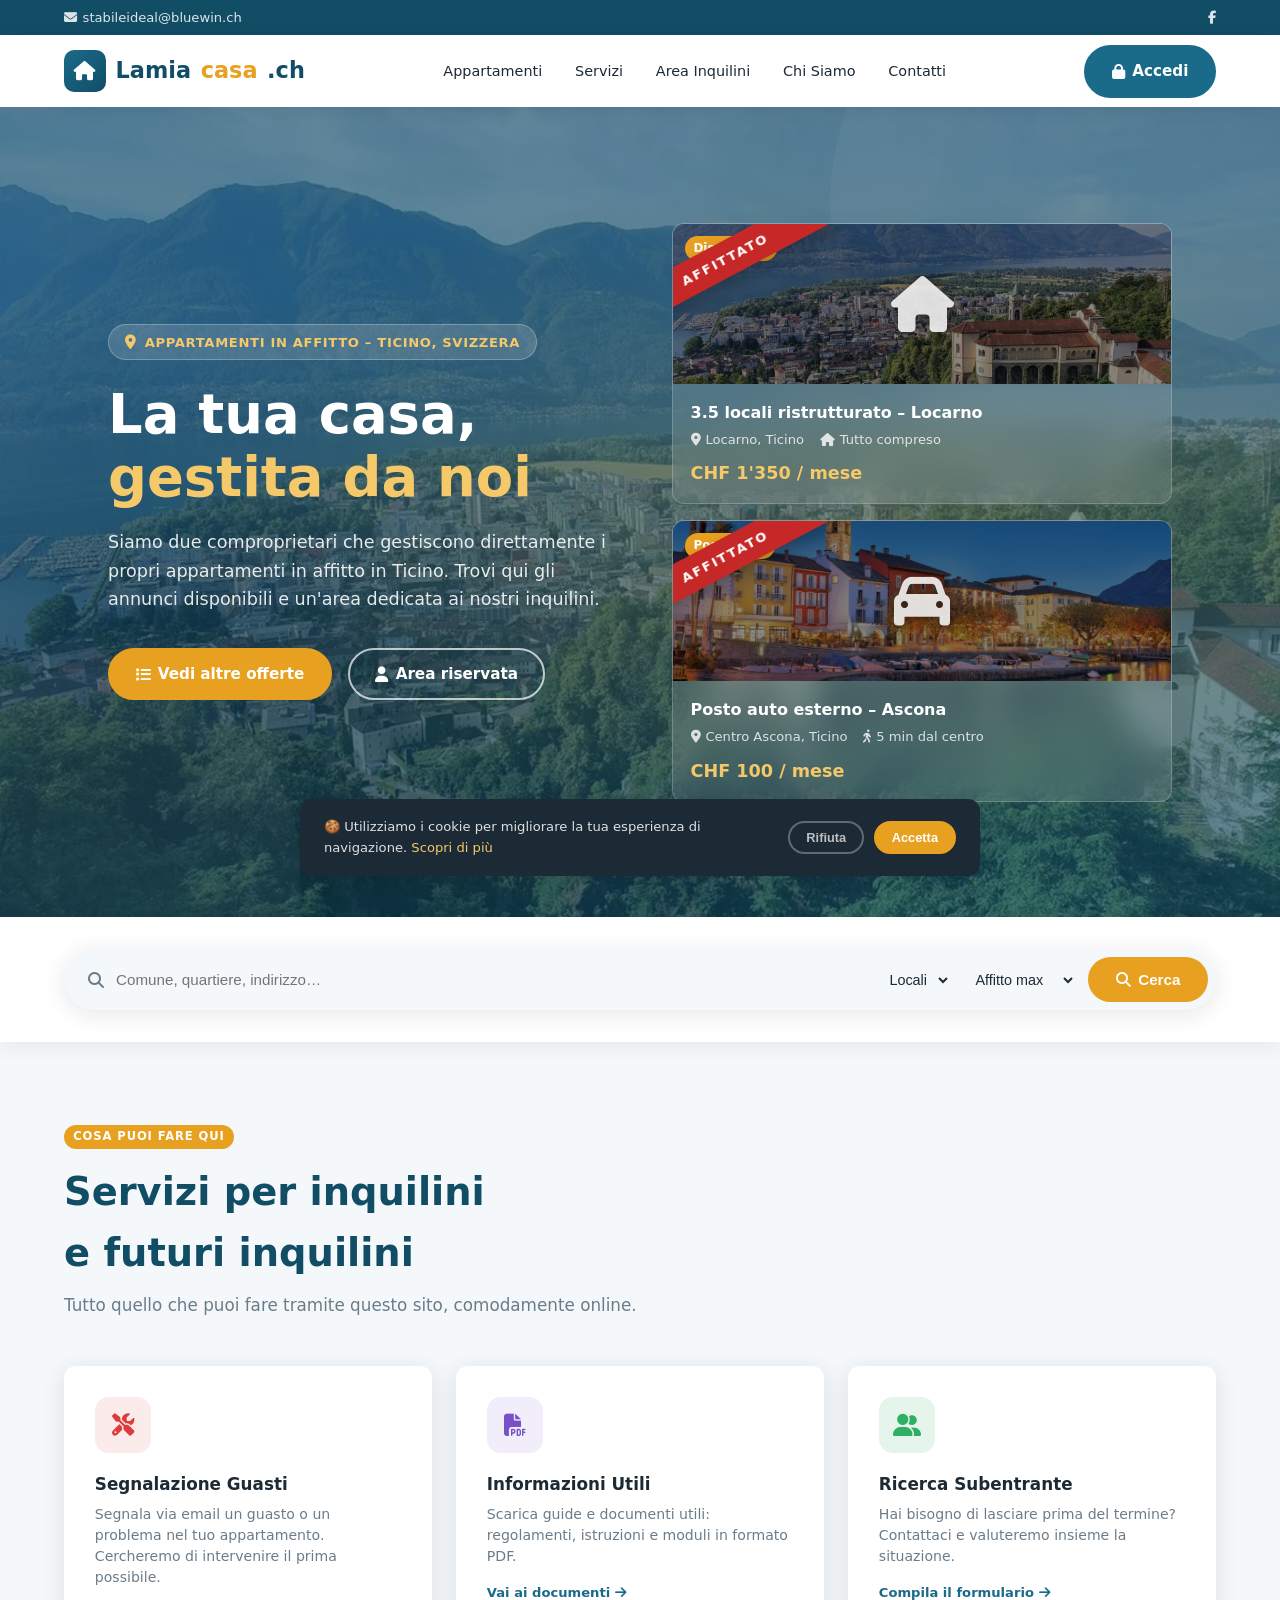
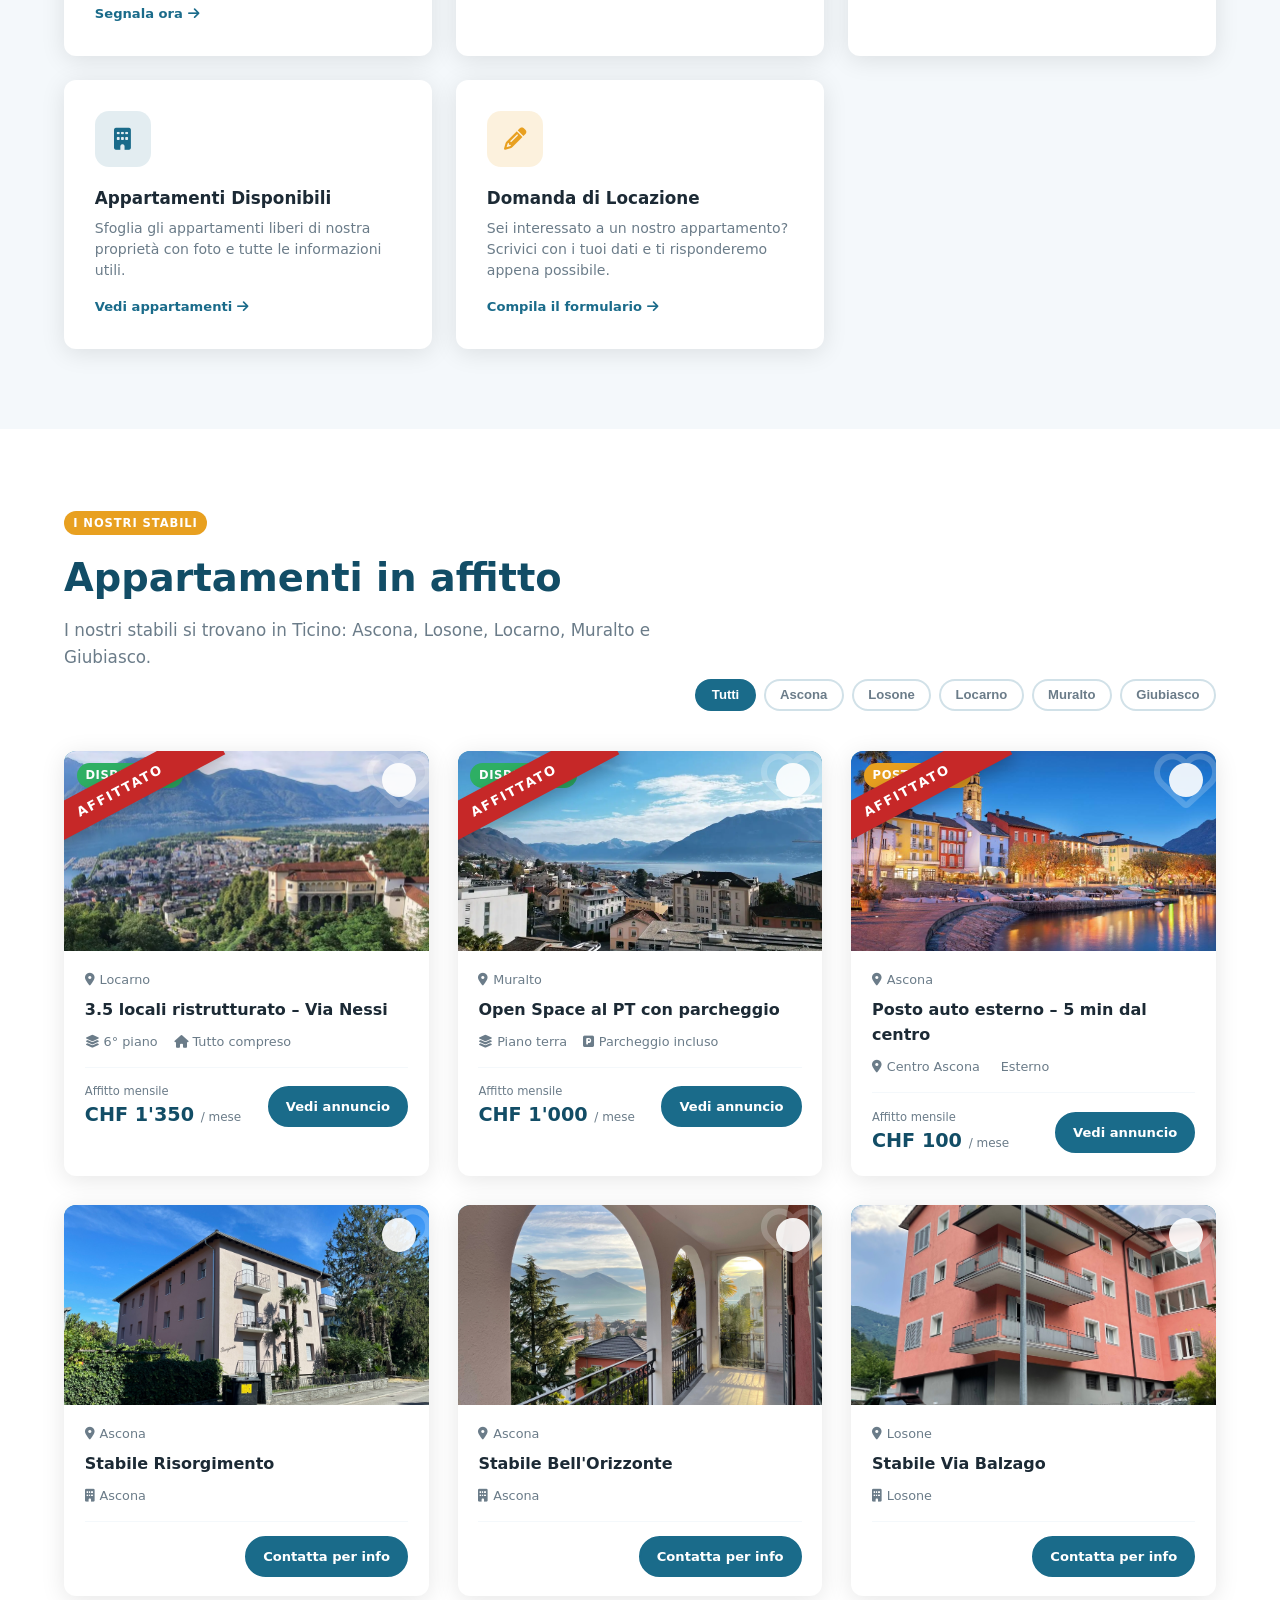
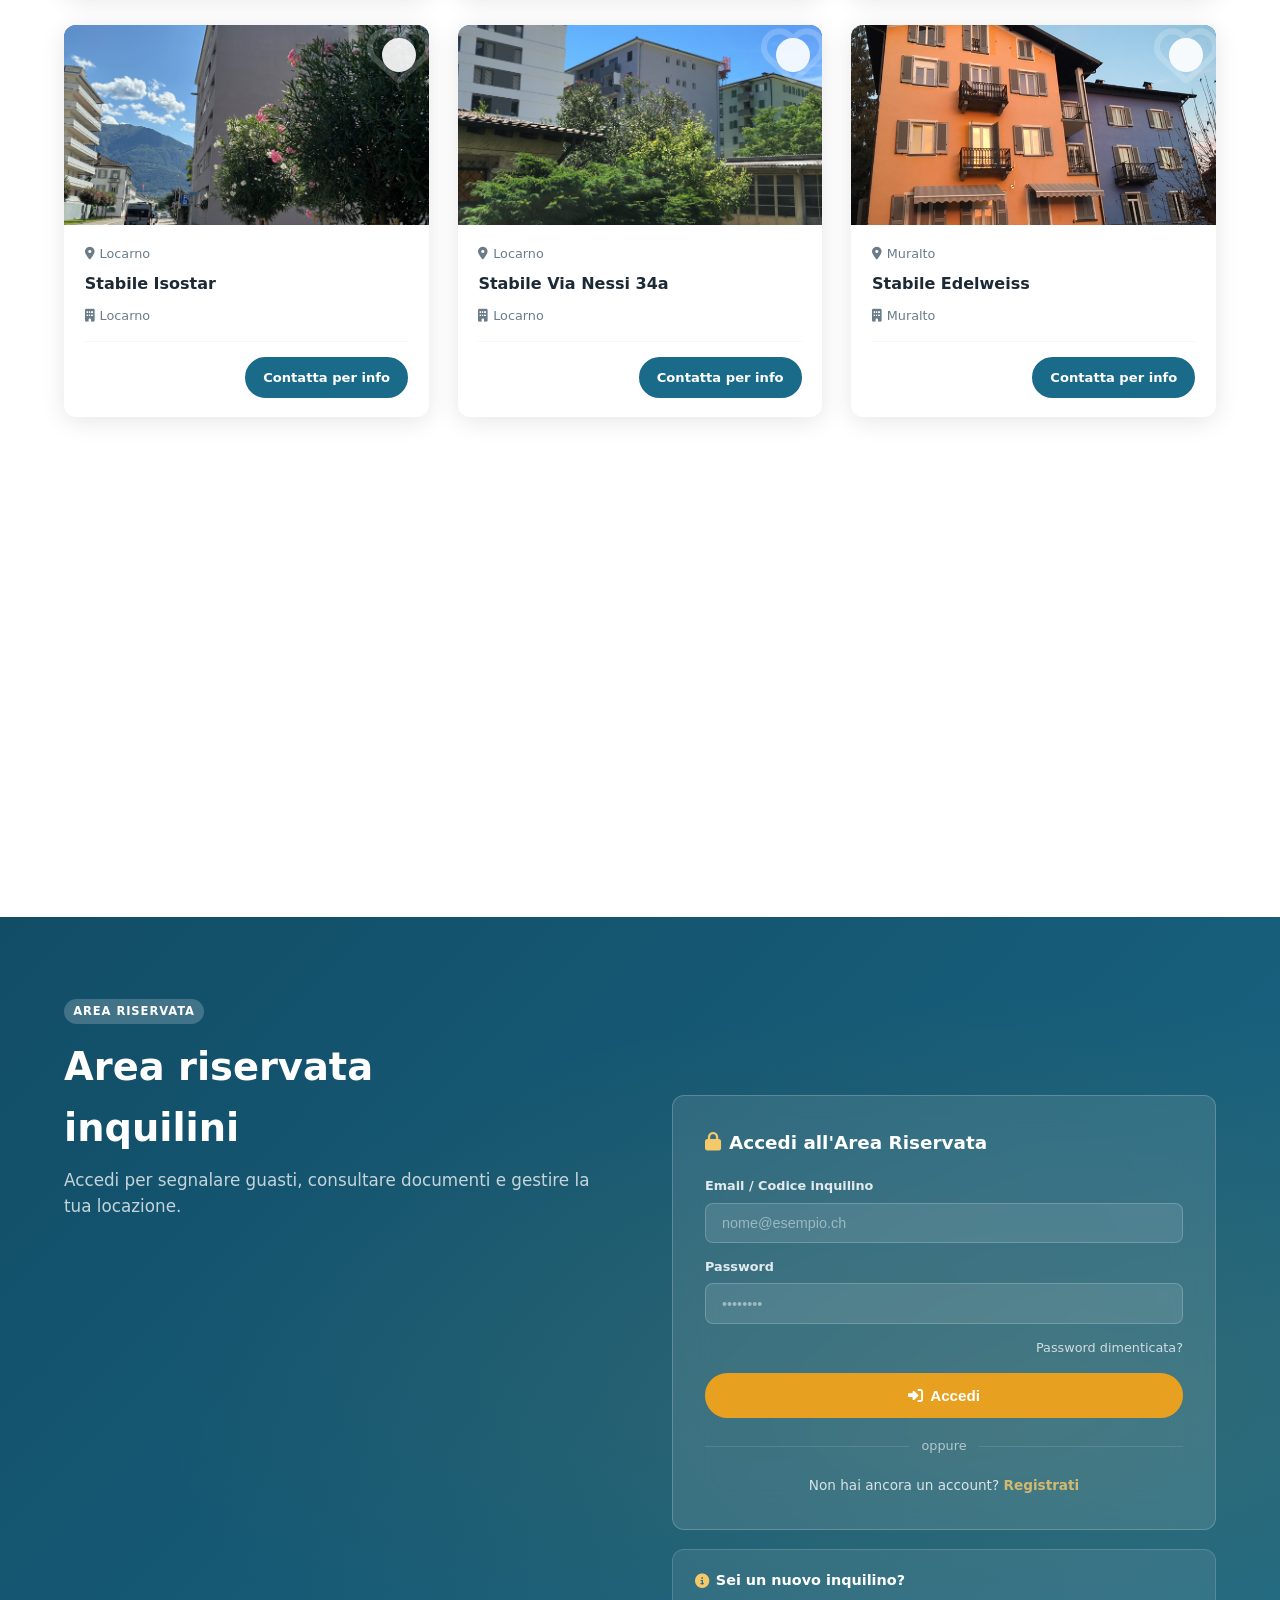
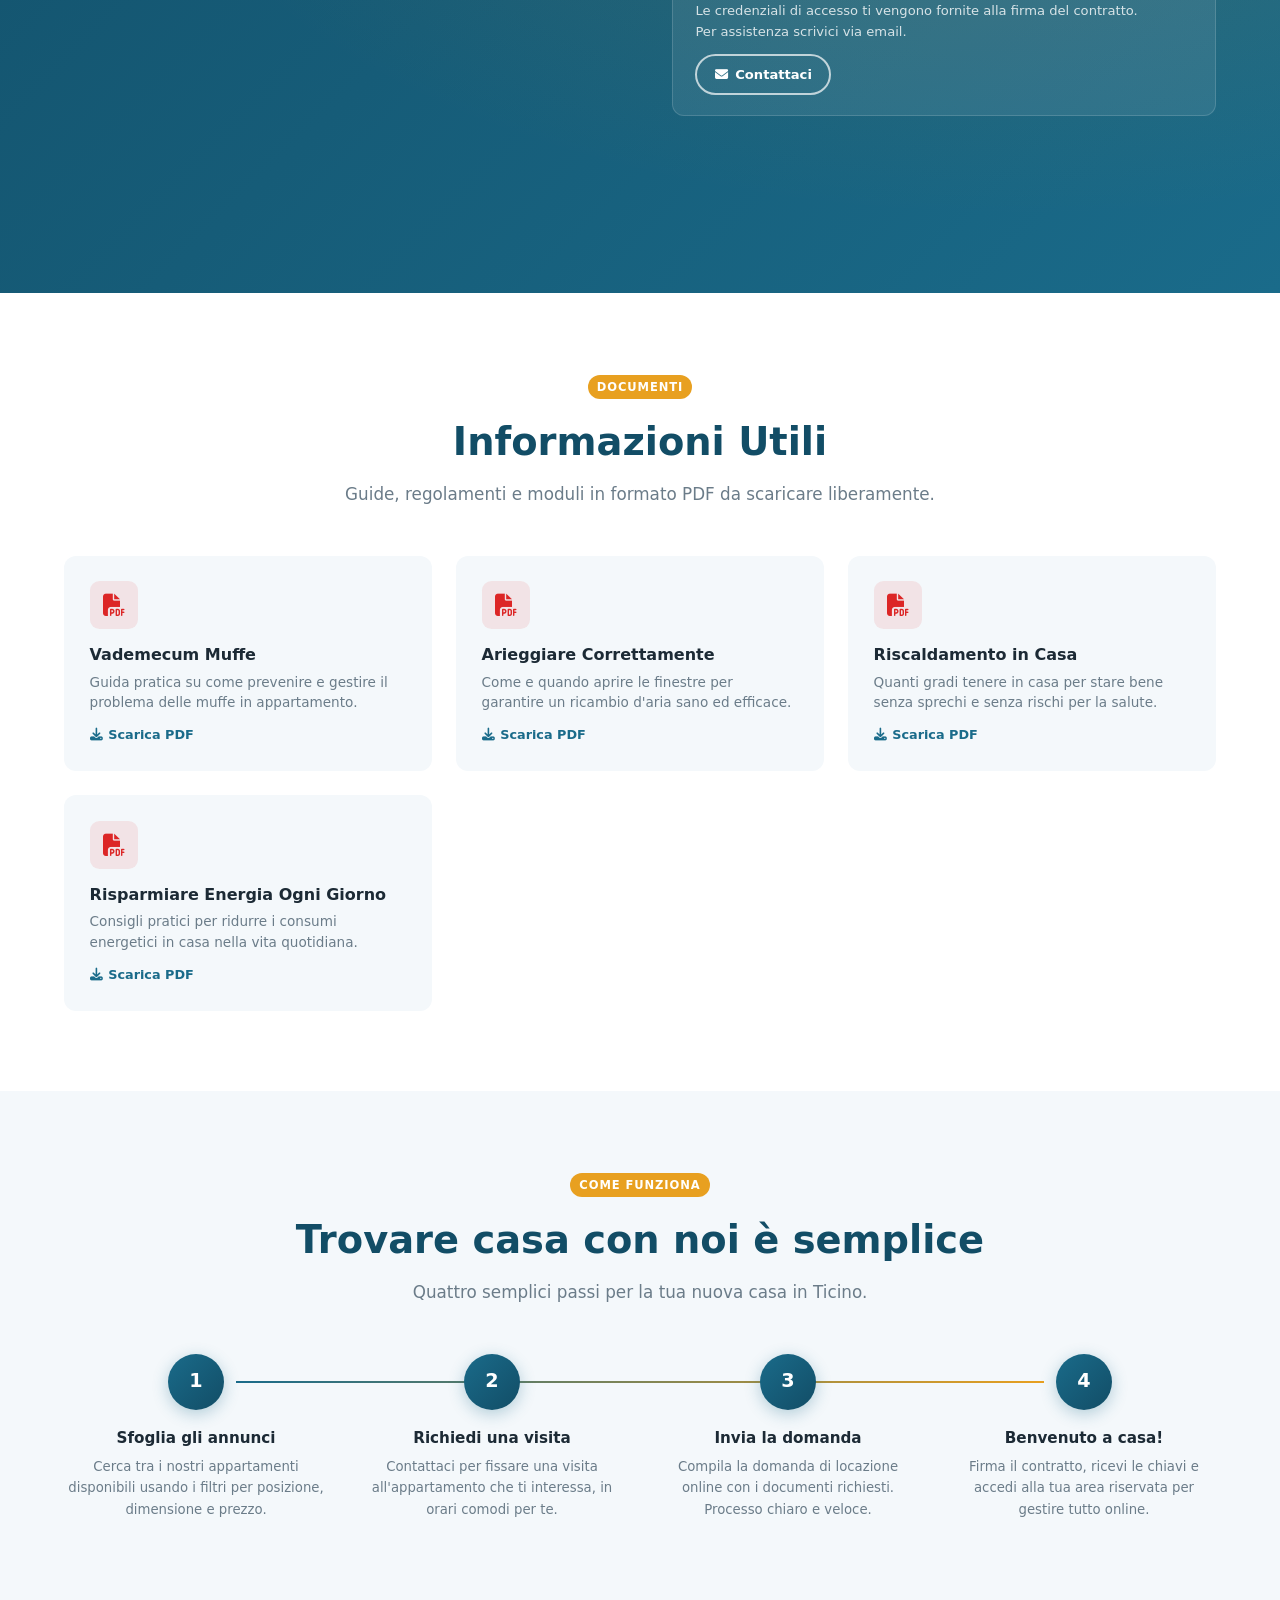
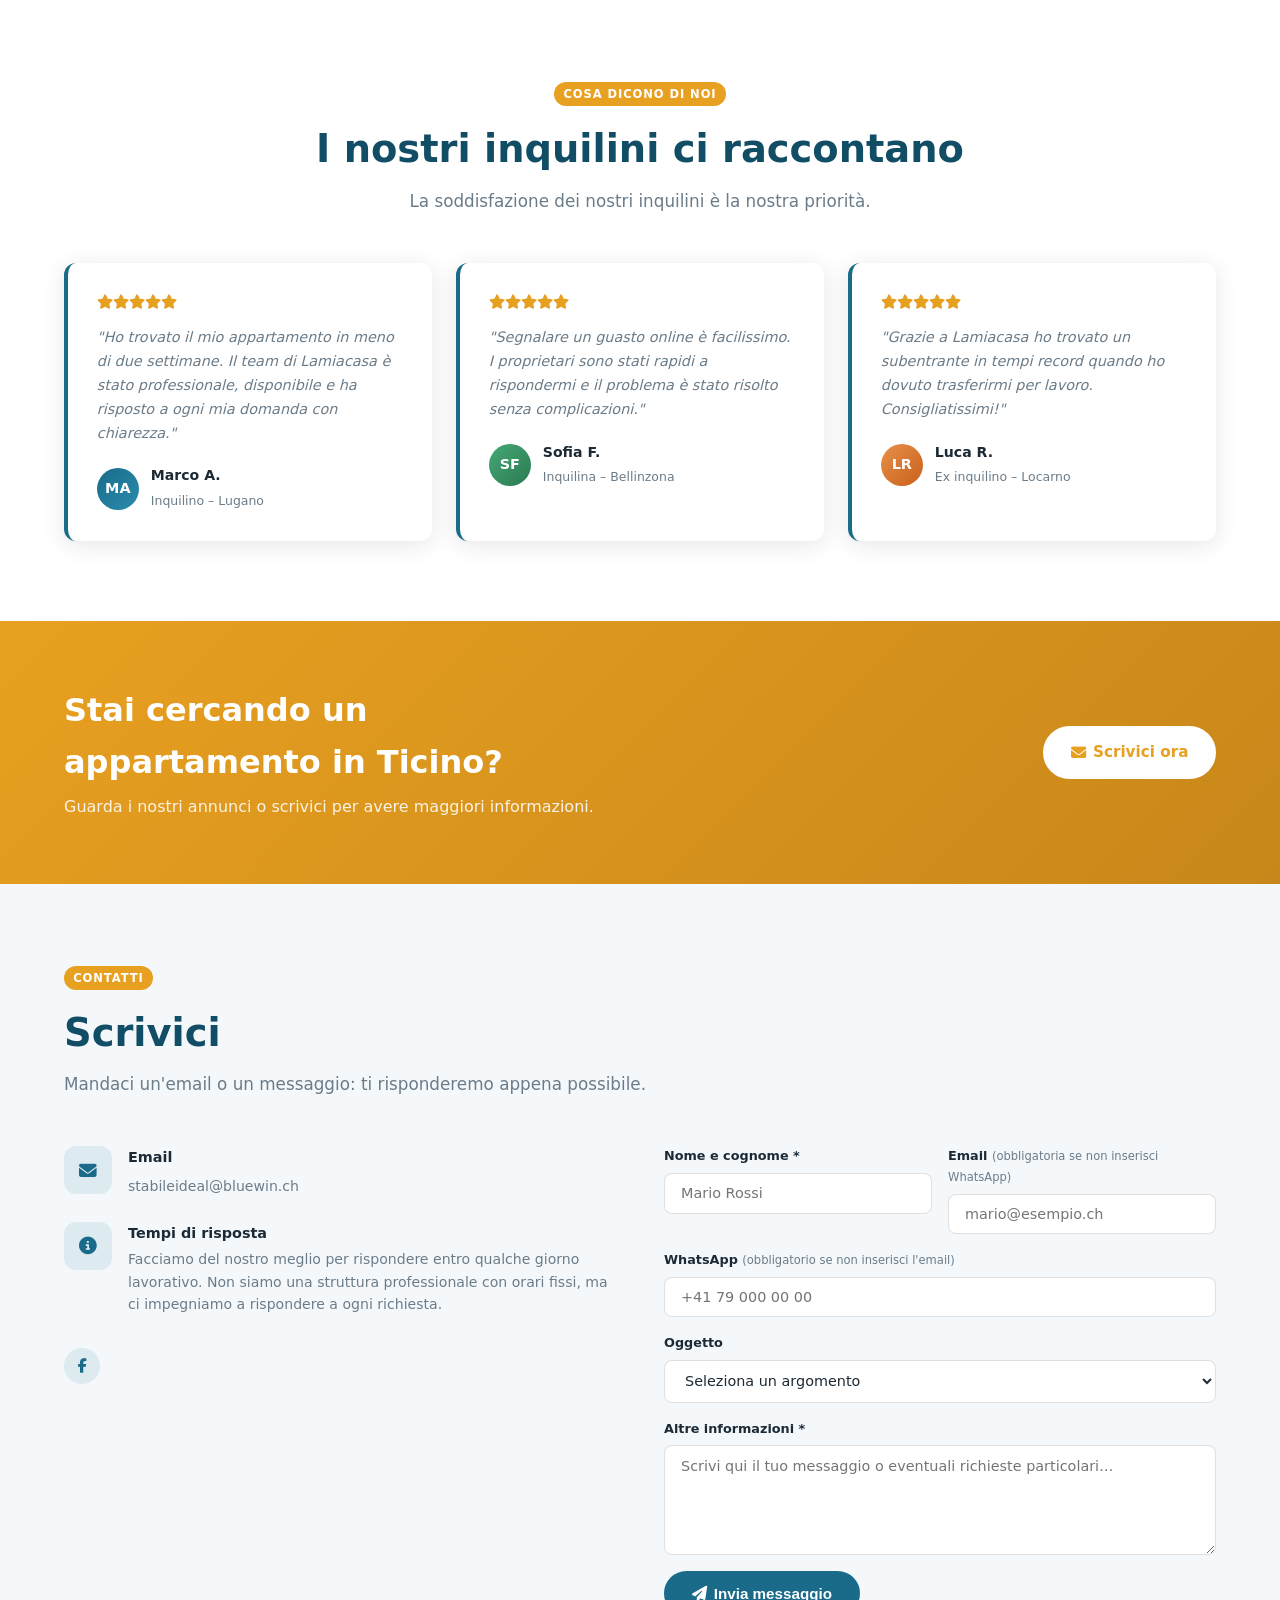
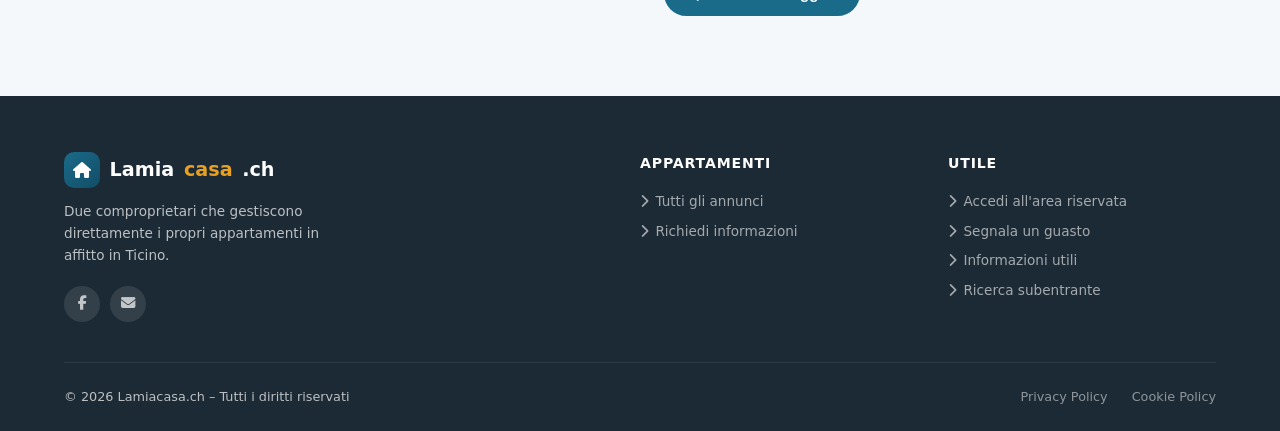
<file: index.html>
<!DOCTYPE html>
<html lang="it">
<head>
 <meta charset="UTF-8" />
 <meta name="viewport" content="width=device-width, initial-scale=1.0" />
 <meta name="description" content="Lamiacasa.ch – Appartamenti in affitto in Ticino gestiti direttamente dai proprietari. Area riservata inquilini, segnalazione guasti e annunci disponibili." />
 <meta name="theme-color" content="#124d66" />
 <title>Lamiacasa.ch – La Tua Casa in Ticino</title>

 <!-- Icons -->
 <link rel="stylesheet" href="https://cdnjs.cloudflare.com/ajax/libs/font-awesome/6.5.1/css/all.min.css" crossorigin="anonymous" integrity="sha512-DTOQO9RWCH3ppGqcWaEA1BIZOC6xxalwEsw9c2QQeAIftl+Vegovlnee1c9QX4TctnWMn13TZye+giMm8e2LwA==" />

 <!-- Stylesheet -->
 <link rel="stylesheet" href="css/style.css" />
</head>
<body>

<!-- ══════════════════════════════════════════
     TOP BAR
══════════════════════════════════════════ -->
<div class="topbar">
 <div class="container">
 <div class="topbar-info">
 <span><i class="fas fa-envelope"></i> <a href="mailto:stabileideal@bluewin.ch">stabileideal@bluewin.ch</a></span>
 </div>
 <div class="topbar-social">
 <a href="https://www.facebook.com/lamiacasa.ch" target="_blank" rel="noopener" aria-label="Facebook"><i class="fab fa-facebook-f"></i></a>
 </div>
 </div>
</div>

<!-- ══════════════════════════════════════════
     NAVBAR
══════════════════════════════════════════ -->
<header class="navbar" role="banner">
 <div class="container navbar-inner">

 <!-- Logo -->
 <a href="#" class="logo" aria-label="Lamiacasa.ch – Home">
 <div class="logo-icon" aria-hidden="true"><i class="fas fa-home"></i></div>
      Lamia<span>casa</span>.ch
 </a>

 <!-- Desktop nav -->
 <nav class="nav-links" role="navigation" aria-label="Navigazione principale">
 <a href="#appartamenti">Appartamenti</a>
 <a href="#servizi">Servizi</a>
 <a href="#area-inquilini">Area Inquilini</a>
 <a href="#chi-siamo">Chi Siamo</a>
 <a href="#contatti">Contatti</a>
 </nav>

 <!-- CTA -->
 <div class="nav-cta">
 <a href="#area-inquilini" class="btn btn-primary-dk">
 <i class="fas fa-lock"></i> Accedi
 </a>
 </div>

 <!-- Hamburger (mobile) -->
 <button class="hamburger" aria-label="Apri menu" aria-expanded="false">
 <span></span><span></span><span></span>
 </button>

 </div>
</header>

<!-- ══════════════════════════════════════════
     HERO
══════════════════════════════════════════ -->
<section class="hero" aria-label="Benvenuti" style="background: linear-gradient(rgba(18,77,102,.65), rgba(18,77,102,.65)), url('img/Locarno.jpg') center center / cover no-repeat;">
 <div class="hero-bg" aria-hidden="true"></div>
 <div class="hero-shapes" aria-hidden="true"></div>
 <div class="container">
 <div class="hero-content">

 <!-- Text -->
 <div class="hero-text fade-in">
 <div class="hero-eyebrow">
 <i class="fas fa-map-marker-alt"></i> Appartamenti in affitto – Ticino, Svizzera
 </div>
 <h1>La tua casa,<br /><em>gestita da noi</em></h1>
 <p class="hero-desc">
          Siamo due comproprietari che gestiscono direttamente i propri appartamenti in affitto
          in Ticino. Trovi qui gli annunci disponibili e un'area dedicata ai nostri inquilini.
 </p>
 <div class="hero-actions">
 <a href="#appartamenti" class="btn btn-primary">
 <i class="fas fa-list"></i> Vedi altre offerte
 </a>
 <a href="#area-inquilini" class="btn btn-outline">
 <i class="fas fa-user"></i> Area riservata
 </a>
 </div>
 </div>

 <!-- Visual cards -->
 <div class="hero-visual">
 <a class="apt-card-hero" href="https://www.tutti.ch/it/vi/ticino/immobili/appartamenti/locarno-3-5-locali-ristrutturato-1-350-tutto-compreso/80707482" target="_blank" rel="noopener noreferrer">
 <div class="apt-thumb">
 <img src="img/Locarno.jpg" alt="Locarno, Ticino" loading="lazy" />
 <span class="apt-ribbon-rented">Affittato</span>
 <div class="apt-thumb-overlay"><i class="fas fa-home"></i></div>
 <span class="apt-thumb-badge">Disponibile</span>
 </div>
 <div class="apt-info">
 <h4>3.5 locali ristrutturato – Locarno</h4>
 <div class="apt-info-row">
 <span><i class="fas fa-map-marker-alt"></i> Locarno, Ticino</span>
 <span><i class="fas fa-home"></i> Tutto compreso</span>
 </div>
 <div class="apt-price">CHF 1'350 / mese</div>
 </div>
 </a>
 <a class="apt-card-hero" href="https://www.tutti.ch/it/vi/ticino/immobili/oggetti-commerciali/ascona-posto-auto-esterno-5-min-dal-centro-100-mese/80043719" target="_blank" rel="noopener noreferrer">
 <div class="apt-thumb">
 <img src="img/ascona-posto-auto.jpg" alt="Ascona, Ticino" loading="lazy" />
 <span class="apt-ribbon-rented">Affittato</span>
 <div class="apt-thumb-overlay"><i class="fas fa-car"></i></div>
 <span class="apt-thumb-badge">Posto auto</span>
 </div>
 <div class="apt-info">
 <h4>Posto auto esterno – Ascona</h4>
 <div class="apt-info-row">
 <span><i class="fas fa-map-marker-alt"></i> Centro Ascona, Ticino</span>
 <span><i class="fas fa-walking"></i> 5 min dal centro</span>
 </div>
 <div class="apt-price">CHF 100 / mese</div>
 </div>
 </a>
 </div>

 </div>
 </div>
</section>

<!-- ══════════════════════════════════════════
     QUICK SEARCH
══════════════════════════════════════════ -->
<div class="search-section">
 <div class="container">
 <form class="search-bar" role="search" aria-label="Cerca appartamenti" onsubmit="event.preventDefault(); document.getElementById('appartamenti').scrollIntoView({behavior:'smooth'});">
 <i class="fas fa-search" style="color:var(--grey);" aria-hidden="true"></i>
 <input type="text" placeholder="Comune, quartiere, indirizzo…" aria-label="Cerca per posizione" />
 <select aria-label="Numero locali">
 <option value="">Locali</option>
 <option>1.5</option>
 <option>2.5</option>
 <option>3.5</option>
 <option>4.5</option>
 <option>5.5+</option>
 </select>
 <select aria-label="Prezzo massimo">
 <option value="">Affitto max</option>
 <option>CHF 1'000</option>
 <option>CHF 1'500</option>
 <option>CHF 2'000</option>
 <option>CHF 2'500</option>
 <option>CHF 3'000+</option>
 </select>
 <button type="submit" class="btn btn-primary">
 <i class="fas fa-search"></i> Cerca
 </button>
 </form>
 </div>
</div>

<!-- ══════════════════════════════════════════
     SERVICES
══════════════════════════════════════════ -->
<section class="services-section" id="servizi" aria-labelledby="servizi-title">
 <div class="container">
 <div class="section-header">
 <span class="badge">Cosa puoi fare qui</span>
 <h2 class="section-title" id="servizi-title">Servizi per inquilini<br />e futuri inquilini</h2>
 <p class="section-sub">Tutto quello che puoi fare tramite questo sito, comodamente online.</p>
 </div>

 <div class="services-grid">

 <!-- Per inquilini -->
 <article class="service-card" tabindex="0" aria-label="Segnalazione guasti">
 <div class="service-icon icon-red"><i class="fas fa-tools" aria-hidden="true"></i></div>
 <h3>Segnalazione Guasti</h3>
 <p>Segnala via email un guasto o un problema nel tuo appartamento. Cercheremo di intervenire il prima possibile.</p>
 <a href="https://opnform.com/forms/segnalazione-guasti-appartamento-xyzsqy" target="_blank" rel="noopener" class="service-arrow">Segnala ora <i class="fas fa-arrow-right" aria-hidden="true"></i></a>
 </article>

 <article class="service-card" tabindex="0" aria-label="Informazioni utili">
 <div class="service-icon icon-purple"><i class="fas fa-file-pdf" aria-hidden="true"></i></div>
 <h3>Informazioni Utili</h3>
 <p>Scarica guide e documenti utili: regolamenti, istruzioni e moduli in formato PDF.</p>
 <a href="#informazioni-utili" class="service-arrow">Vai ai documenti <i class="fas fa-arrow-right" aria-hidden="true"></i></a>
 </article>

 <article class="service-card" tabindex="0" aria-label="Ricerca subentrante">
 <div class="service-icon icon-green"><i class="fas fa-user-friends" aria-hidden="true"></i></div>
 <h3>Ricerca Subentrante</h3>
 <p>Hai bisogno di lasciare prima del termine? Contattaci e valuteremo insieme la situazione.</p>
 <a href="https://opnform.com/forms/formulario-di-riservazione-oj8ooi" target="_blank" rel="noopener noreferrer" class="service-arrow">Compila il formulario <i class="fas fa-arrow-right" aria-hidden="true"></i></a>
 </article>

 <article class="service-card" tabindex="0" aria-label="Appartamenti disponibili">
 <div class="service-icon icon-blue"><i class="fas fa-building" aria-hidden="true"></i></div>
 <h3>Appartamenti Disponibili</h3>
 <p>Sfoglia gli appartamenti liberi di nostra proprietà con foto e tutte le informazioni utili.</p>
 <a href="#appartamenti" class="service-arrow">Vedi appartamenti <i class="fas fa-arrow-right" aria-hidden="true"></i></a>
 </article>

 <article class="service-card" tabindex="0" aria-label="Domanda di locazione">
 <div class="service-icon icon-amber"><i class="fas fa-pencil-alt" aria-hidden="true"></i></div>
 <h3>Domanda di Locazione</h3>
 <p>Sei interessato a un nostro appartamento? Scrivici con i tuoi dati e ti risponderemo appena possibile.</p>
 <a href="https://opnform.com/forms/formulario-di-riservazione-oj8ooi" target="_blank" rel="noopener noreferrer" class="service-arrow">Compila il formulario <i class="fas fa-arrow-right" aria-hidden="true"></i></a>
 </article>

 </div>
 </div>
</section>

<!-- ══════════════════════════════════════════
     APARTMENTS
══════════════════════════════════════════ -->
<section class="apartments-section" id="appartamenti" aria-labelledby="apt-title">
 <div class="container">

 <div class="apartments-header">
 <div>
 <span class="badge">I Nostri Stabili</span>
 <h2 class="section-title" id="apt-title">Appartamenti in affitto</h2>
 <p class="section-sub">I nostri stabili si trovano in Ticino: Ascona, Losone, Locarno, Muralto e Giubiasco.</p>
 </div>
 <div class="filter-pills" role="group" aria-label="Filtra per città">
 <button class="pill active" data-filter="tutti">Tutti</button>
 <button class="pill" data-filter="ascona">Ascona</button>
 <button class="pill" data-filter="losone">Losone</button>
 <button class="pill" data-filter="locarno">Locarno</button>
 <button class="pill" data-filter="muralto">Muralto</button>
 <button class="pill" data-filter="giubiasco">Giubiasco</button>
 </div>
 </div>

 <div class="apartments-grid">

 <!-- Annuncio attivo: 3.5 locali Locarno -->
 <article class="apt-card" data-city="locarno">
 <div class="apt-card-img">
 <img src="img/Locarno.jpg" alt="3.5 locali ristrutturato, Locarno" loading="lazy" />
 <span class="apt-ribbon-rented">Affittato</span>
 <span class="apt-tag new">Disponibile</span>
 <button class="apt-wishlist" aria-label="Aggiungi ai preferiti"><i class="far fa-heart"></i></button>
 </div>
 <div class="apt-card-body">
 <p class="apt-location"><i class="fas fa-map-marker-alt" aria-hidden="true"></i> Locarno</p>
 <h3 class="apt-card-title">3.5 locali ristrutturato – Via Nessi</h3>
 <div class="apt-features">
 <span><i class="fas fa-layer-group" aria-hidden="true"></i> 6° piano</span>
 <span><i class="fas fa-home" aria-hidden="true"></i> Tutto compreso</span>
 </div>
 <div class="apt-card-footer">
 <div>
 <div class="apt-price-label">Affitto mensile</div>
 <div class="apt-price-amount">CHF 1'350 <span class="apt-price-period">/ mese</span></div>
 </div>
 <a href="https://www.tutti.ch/it/vi/ticino/immobili/appartamenti/locarno-3-5-locali-ristrutturato-1-350-tutto-compreso/80707482" target="_blank" rel="noopener" class="btn btn-primary-dk" style="padding:.5rem 1rem;font-size:.82rem;">Vedi annuncio</a>
 </div>
 </div>
 </article>

 <!-- Annuncio attivo 1: Open Space Muralto -->
 <article class="apt-card" data-city="muralto">
 <div class="apt-card-img">
 <img src="img/muralto-open-space.jpg" alt="Open Space al PT con parcheggio, Muralto" loading="lazy" />
 <span class="apt-ribbon-rented">Affittato</span>
 <span class="apt-tag new">Disponibile</span>
 <button class="apt-wishlist" aria-label="Aggiungi ai preferiti"><i class="far fa-heart"></i></button>
 </div>
 <div class="apt-card-body">
 <p class="apt-location"><i class="fas fa-map-marker-alt" aria-hidden="true"></i> Muralto</p>
 <h3 class="apt-card-title">Open Space al PT con parcheggio</h3>
 <div class="apt-features">
 <span><i class="fas fa-layer-group" aria-hidden="true"></i> Piano terra</span>
 <span><i class="fas fa-parking" aria-hidden="true"></i> Parcheggio incluso</span>
 </div>
 <div class="apt-card-footer">
 <div>
 <div class="apt-price-label">Affitto mensile</div>
 <div class="apt-price-amount">CHF 1'000 <span class="apt-price-period">/ mese</span></div>
 </div>
 <a href="https://www.tutti.ch/it/vi/ticino/immobili/appartamenti/muralto-open-space-al-pt-con-parcheggio-per-1-000-chs-mese/80045562" target="_blank" rel="noopener" class="btn btn-primary-dk" style="padding:.5rem 1rem;font-size:.82rem;">Vedi annuncio</a>
 </div>
 </div>
 </article>

 <!-- Annuncio attivo 2: Posto auto Ascona -->
 <article class="apt-card" data-city="ascona">
 <div class="apt-card-img">
 <img src="img/ascona-posto-auto.jpg" alt="Posto auto esterno, Ascona" loading="lazy" />
 <span class="apt-ribbon-rented">Affittato</span>
 <span class="apt-tag parking">Posto auto</span>
 <button class="apt-wishlist" aria-label="Aggiungi ai preferiti"><i class="far fa-heart"></i></button>
 </div>
 <div class="apt-card-body">
 <p class="apt-location"><i class="fas fa-map-marker-alt" aria-hidden="true"></i> Ascona</p>
 <h3 class="apt-card-title">Posto auto esterno – 5 min dal centro</h3>
 <div class="apt-features">
 <span><i class="fas fa-map-marker-alt" aria-hidden="true"></i> Centro Ascona</span>
 <span><i class="fas fa-outdoor-grill" aria-hidden="true"></i> Esterno</span>
 </div>
 <div class="apt-card-footer">
 <div>
 <div class="apt-price-label">Affitto mensile</div>
 <div class="apt-price-amount">CHF 100 <span class="apt-price-period">/ mese</span></div>
 </div>
 <a href="https://www.tutti.ch/it/vi/ticino/immobili/oggetti-commerciali/ascona-posto-auto-esterno-5-min-dal-centro-100-mese/80043719" target="_blank" rel="noopener" class="btn btn-primary-dk" style="padding:.5rem 1rem;font-size:.82rem;">Vedi annuncio</a>
 </div>
 </div>
 </article>

 <!-- Stabile: Risorgimento, Ascona -->
 <article class="apt-card" data-city="ascona">
 <div class="apt-card-img">
 <img src="img/ascona-risorgimento.jpg" alt="Stabile Risorgimento, Ascona" loading="lazy" />
 <button class="apt-wishlist" aria-label="Aggiungi ai preferiti"><i class="far fa-heart"></i></button>
 </div>
 <div class="apt-card-body">
 <p class="apt-location"><i class="fas fa-map-marker-alt" aria-hidden="true"></i> Ascona</p>
 <h3 class="apt-card-title">Stabile Risorgimento</h3>
 <div class="apt-features">
 <span><i class="fas fa-building" aria-hidden="true"></i> Ascona</span>
 </div>
 <div class="apt-card-footer">
 <div></div>
 <a href="#contatti" class="btn btn-primary-dk" style="padding:.5rem 1rem;font-size:.82rem;">Contatta per info</a>
 </div>
 </div>
 </article>

 <!-- Stabile: Bell'Orizzonte, Ascona -->
 <article class="apt-card" data-city="ascona">
 <div class="apt-card-img">
 <img src="img/ascona-bellorizzonte.jpg" alt="Stabile Bell'Orizzonte, Ascona" loading="lazy" />
 <button class="apt-wishlist" aria-label="Aggiungi ai preferiti"><i class="far fa-heart"></i></button>
 </div>
 <div class="apt-card-body">
 <p class="apt-location"><i class="fas fa-map-marker-alt" aria-hidden="true"></i> Ascona</p>
 <h3 class="apt-card-title">Stabile Bell'Orizzonte</h3>
 <div class="apt-features">
 <span><i class="fas fa-building" aria-hidden="true"></i> Ascona</span>
 </div>
 <div class="apt-card-footer">
 <div></div>
 <a href="#contatti" class="btn btn-primary-dk" style="padding:.5rem 1rem;font-size:.82rem;">Contatta per info</a>
 </div>
 </div>
 </article>

 <!-- Stabile: Via Balzago, Losone -->
 <article class="apt-card" data-city="losone">
 <div class="apt-card-img">
 <img src="img/losone-balzago.jpg" alt="Stabile Via Balzago, Losone" loading="lazy" />
 <button class="apt-wishlist" aria-label="Aggiungi ai preferiti"><i class="far fa-heart"></i></button>
 </div>
 <div class="apt-card-body">
 <p class="apt-location"><i class="fas fa-map-marker-alt" aria-hidden="true"></i> Losone</p>
 <h3 class="apt-card-title">Stabile Via Balzago</h3>
 <div class="apt-features">
 <span><i class="fas fa-building" aria-hidden="true"></i> Losone</span>
 </div>
 <div class="apt-card-footer">
 <div></div>
 <a href="#contatti" class="btn btn-primary-dk" style="padding:.5rem 1rem;font-size:.82rem;">Contatta per info</a>
 </div>
 </div>
 </article>

 <!-- Stabile: Isostar, Locarno -->
 <article class="apt-card" data-city="locarno">
 <div class="apt-card-img">
 <img src="img/locarno-isostar.jpg" alt="Stabile Isostar, Locarno" loading="lazy" />
 <button class="apt-wishlist" aria-label="Aggiungi ai preferiti"><i class="far fa-heart"></i></button>
 </div>
 <div class="apt-card-body">
 <p class="apt-location"><i class="fas fa-map-marker-alt" aria-hidden="true"></i> Locarno</p>
 <h3 class="apt-card-title">Stabile Isostar</h3>
 <div class="apt-features">
 <span><i class="fas fa-building" aria-hidden="true"></i> Locarno</span>
 </div>
 <div class="apt-card-footer">
 <div></div>
 <a href="#contatti" class="btn btn-primary-dk" style="padding:.5rem 1rem;font-size:.82rem;">Contatta per info</a>
 </div>
 </div>
 </article>

 <!-- Stabile: Via Nessi 34a, Locarno -->
 <article class="apt-card" data-city="locarno">
 <div class="apt-card-img">
 <img src="img/locarno-nessi34a.jpg" alt="Stabile Via Nessi 34a, Locarno" loading="lazy" />
 <button class="apt-wishlist" aria-label="Aggiungi ai preferiti"><i class="far fa-heart"></i></button>
 </div>
 <div class="apt-card-body">
 <p class="apt-location"><i class="fas fa-map-marker-alt" aria-hidden="true"></i> Locarno</p>
 <h3 class="apt-card-title">Stabile Via Nessi 34a</h3>
 <div class="apt-features">
 <span><i class="fas fa-building" aria-hidden="true"></i> Locarno</span>
 </div>
 <div class="apt-card-footer">
 <div></div>
 <a href="#contatti" class="btn btn-primary-dk" style="padding:.5rem 1rem;font-size:.82rem;">Contatta per info</a>
 </div>
 </div>
 </article>

 <!-- Stabile: Edelweiss, Muralto -->
 <article class="apt-card" data-city="muralto">
 <div class="apt-card-img">
 <img src="img/muralto-edelweiss.jpg" alt="Stabile Edelweiss, Muralto" loading="lazy" />
 <button class="apt-wishlist" aria-label="Aggiungi ai preferiti"><i class="far fa-heart"></i></button>
 </div>
 <div class="apt-card-body">
 <p class="apt-location"><i class="fas fa-map-marker-alt" aria-hidden="true"></i> Muralto</p>
 <h3 class="apt-card-title">Stabile Edelweiss</h3>
 <div class="apt-features">
 <span><i class="fas fa-building" aria-hidden="true"></i> Muralto</span>
 </div>
 <div class="apt-card-footer">
 <div></div>
 <a href="#contatti" class="btn btn-primary-dk" style="padding:.5rem 1rem;font-size:.82rem;">Contatta per info</a>
 </div>
 </div>
 </article>

 <!-- Stabile: Villa Favorita, Muralto -->
 <article class="apt-card" data-city="muralto">
 <div class="apt-card-img">
 <img src="img/muralto-villafavorita.jpg" alt="Stabile Villa Favorita, Muralto" loading="lazy" />
 <button class="apt-wishlist" aria-label="Aggiungi ai preferiti"><i class="far fa-heart"></i></button>
 </div>
 <div class="apt-card-body">
 <p class="apt-location"><i class="fas fa-map-marker-alt" aria-hidden="true"></i> Muralto</p>
 <h3 class="apt-card-title">Stabile Villa Favorita</h3>
 <div class="apt-features">
 <span><i class="fas fa-building" aria-hidden="true"></i> Muralto</span>
 </div>
 <div class="apt-card-footer">
 <div></div>
 <a href="#contatti" class="btn btn-primary-dk" style="padding:.5rem 1rem;font-size:.82rem;">Contatta per info</a>
 </div>
 </div>
 </article>

 <!-- Stabile: Ideal, Giubiasco -->
 <article class="apt-card" data-city="giubiasco">
 <div class="apt-card-img">
 <img src="img/giubiasco-ideal.jpg" alt="Stabile Ideal, Giubiasco" loading="lazy" />
 <button class="apt-wishlist" aria-label="Aggiungi ai preferiti"><i class="far fa-heart"></i></button>
 </div>
 <div class="apt-card-body">
 <p class="apt-location"><i class="fas fa-map-marker-alt" aria-hidden="true"></i> Giubiasco</p>
 <h3 class="apt-card-title">Stabile Ideal</h3>
 <div class="apt-features">
 <span><i class="fas fa-building" aria-hidden="true"></i> Giubiasco</span>
 </div>
 <div class="apt-card-footer">
 <div></div>
 <a href="#contatti" class="btn btn-primary-dk" style="padding:.5rem 1rem;font-size:.82rem;">Contatta per info</a>
 </div>
 </div>
 </article>

 </div>
 </div>
</section>

<!-- ══════════════════════════════════════════
     TENANT AREA
══════════════════════════════════════════ -->
<section class="tenant-section" id="area-inquilini" aria-labelledby="tenant-title">
 <div class="container">
 <div class="tenant-inner">

 <!-- Left: features -->
 <div class="tenant-text">
 <span class="badge" style="background:rgba(255,255,255,.2);color:#fff;">Area Riservata</span>
 <h2 class="section-title" id="tenant-title">Area riservata<br />inquilini</h2>
 <p class="section-sub">Accedi per segnalare guasti, consultare documenti e gestire la tua locazione.</p>

 <div class="tenant-features">

 <div class="tenant-feature">
 <div class="tf-icon"><i class="fas fa-tools" aria-hidden="true"></i></div>
 <div class="tf-text">
 <h4>Segnalazione Guasti</h4>
 <p>Invia la tua segnalazione di guasto con una descrizione del problema. Ti risponderemo appena possibile. <a href="https://opnform.com/forms/segnalazione-guasti-appartamento-xyzsqy" target="_blank" rel="noopener" style="color:var(--accent-lt);">Apri il formulario →</a></p>
 </div>
 </div>

 <div class="tenant-feature">
 <div class="tf-icon"><i class="fas fa-file-alt" aria-hidden="true"></i></div>
 <div class="tf-text">
 <h4>Documenti &amp; Contratto</h4>
 <p>Visualizza e scarica il tuo contratto d'affitto, le ricevute di pagamento e i verbali di consegna.</p>
 </div>
 </div>

 <div class="tenant-feature">
 <div class="tf-icon"><i class="fas fa-user-friends" aria-hidden="true"></i></div>
 <div class="tf-text">
 <h4>Ricerca Subentrante</h4>
 <p>Pubblica la tua richiesta di subentrante e accedi alle candidature ricevute direttamente online.</p>
 <a href="https://opnform.com/forms/formulario-di-riservazione-oj8ooi" target="_blank" rel="noopener noreferrer" class="service-arrow" style="font-size:.85rem;">Compila il formulario <i class="fas fa-arrow-right" aria-hidden="true"></i></a>
 </div>
 </div>

 <div class="tenant-feature">
 <div class="tf-icon"><i class="fas fa-file-pdf" aria-hidden="true"></i></div>
 <div class="tf-text">
 <h4>Informazioni Utili</h4>
 <p>Scarica guide, regolamenti e moduli in PDF direttamente dalla nostra raccolta documenti.</p>
 <a href="#informazioni-utili" class="service-arrow" style="font-size:.85rem;">Vai ai documenti <i class="fas fa-arrow-right" aria-hidden="true"></i></a>
 </div>
 </div>

 </div>
 </div>

 <!-- Right: login card -->
 <div>
 <div class="area-card" role="complementary" aria-label="Accesso area riservata">
 <h3><i class="fas fa-lock" aria-hidden="true"></i> Accedi all'Area Riservata</h3>
 <form class="area-form" id="login-form" novalidate>
 <div class="form-group">
 <label for="login-email">Email / Codice inquilino</label>
 <input type="email" id="login-email" name="email" placeholder="nome@esempio.ch" autocomplete="email" required />
 </div>
 <div class="form-group">
 <label for="login-pw">Password</label>
 <input type="password" id="login-pw" name="password" placeholder="••••••••" autocomplete="current-password" required />
 </div>
 <p class="forgot-link"><a href="#contatti">Password dimenticata?</a></p>
 <button type="submit" class="btn btn-primary" style="width:100%;justify-content:center;">
 <i class="fas fa-sign-in-alt"></i> Accedi
 </button>
 <div class="divider">oppure</div>
 <p class="register-link">Non hai ancora un account? <a href="#contatti">Registrati</a></p>
 </form>
 </div>

 <!-- Info for new tenants -->
 <div style="margin-top:1.2rem;background:rgba(255,255,255,.08);border:1px solid rgba(255,255,255,.15);border-radius:var(--radius);padding:1.2rem 1.4rem;color:#fff;">
 <h4 style="font-size:.9rem;margin-bottom:.5rem;display:flex;align-items:center;gap:.4rem;">
 <i class="fas fa-info-circle" style="color:var(--accent-lt);" aria-hidden="true"></i> Sei un nuovo inquilino?
 </h4>
 <p style="font-size:.82rem;opacity:.8;margin-bottom:.75rem;">
            Le credenziali di accesso ti vengono fornite alla firma del contratto.<br />
            Per assistenza scrivici via email.
 </p>
 <a href="#contatti" class="btn btn-outline" style="font-size:.82rem;padding:.5rem 1.1rem;">
 <i class="fas fa-envelope"></i> Contattaci
 </a>
 </div>
 </div>

 </div>
 </div>
</section>

<!-- ══════════════════════════════════════════
     INFORMAZIONI UTILI
══════════════════════════════════════════ -->
<section class="docs-section" id="informazioni-utili" aria-labelledby="docs-title">
 <div class="container">
 <div class="section-header" style="text-align:center;">
 <span class="badge">Documenti</span>
 <h2 class="section-title" id="docs-title">Informazioni Utili</h2>
 <p class="section-sub" style="margin:0 auto 3rem;">Guide, regolamenti e moduli in formato PDF da scaricare liberamente.</p>
 </div>

 <div class="docs-grid">

 <a href="Files_PDF/FCG-muffa.pdf" class="doc-card" aria-label="Vademecum Muffe" target="_blank" rel="noopener noreferrer">
 <div class="doc-card-icon"><i class="fas fa-file-pdf" aria-hidden="true"></i></div>
 <div class="doc-card-body">
 <h4 class="doc-card-title">Vademecum Muffe</h4>
 <p class="doc-card-desc">Guida pratica su come prevenire e gestire il problema delle muffe in appartamento.</p>
 </div>
 <span class="doc-card-dl"><i class="fas fa-download" aria-hidden="true"></i> Scarica PDF</span>
 </a>

 <a href="Files_PDF/Arieggiare correttamente.pdf" class="doc-card" aria-label="Arieggiare correttamente" target="_blank" rel="noopener noreferrer">
 <div class="doc-card-icon"><i class="fas fa-file-pdf" aria-hidden="true"></i></div>
 <div class="doc-card-body">
 <h4 class="doc-card-title">Arieggiare Correttamente</h4>
 <p class="doc-card-desc">Come e quando aprire le finestre per garantire un ricambio d'aria sano ed efficace.</p>
 </div>
 <span class="doc-card-dl"><i class="fas fa-download" aria-hidden="true"></i> Scarica PDF</span>
 </a>

 <a href="Files_PDF/Riscaldamento in casa_ quanti gradi tenere per non ammalarsi.pdf" class="doc-card" aria-label="Riscaldamento in casa" target="_blank" rel="noopener noreferrer">
 <div class="doc-card-icon"><i class="fas fa-file-pdf" aria-hidden="true"></i></div>
 <div class="doc-card-body">
 <h4 class="doc-card-title">Riscaldamento in Casa</h4>
 <p class="doc-card-desc">Quanti gradi tenere in casa per stare bene senza sprechi e senza rischi per la salute.</p>
 </div>
 <span class="doc-card-dl"><i class="fas fa-download" aria-hidden="true"></i> Scarica PDF</span>
 </a>

 <a href="Files_PDF/risparmiare-energia-tutti-i-giorni.pdf" class="doc-card" aria-label="Risparmiare energia tutti i giorni" target="_blank" rel="noopener noreferrer">
 <div class="doc-card-icon"><i class="fas fa-file-pdf" aria-hidden="true"></i></div>
 <div class="doc-card-body">
 <h4 class="doc-card-title">Risparmiare Energia Ogni Giorno</h4>
 <p class="doc-card-desc">Consigli pratici per ridurre i consumi energetici in casa nella vita quotidiana.</p>
 </div>
 <span class="doc-card-dl"><i class="fas fa-download" aria-hidden="true"></i> Scarica PDF</span>
 </a>

 </div>
 </div>
</section>

<!-- ══════════════════════════════════════════
     HOW IT WORKS
══════════════════════════════════════════ -->
<section class="steps-section" id="chi-siamo" aria-labelledby="steps-title">
 <div class="container">
 <div class="section-header" style="text-align:center;">
 <span class="badge">Come Funziona</span>
 <h2 class="section-title" id="steps-title">Trovare casa con noi è semplice</h2>
 <p class="section-sub" style="margin:0 auto 3rem;">Quattro semplici passi per la tua nuova casa in Ticino.</p>
 </div>
 <div class="steps-grid">
 <div class="step-item">
 <div class="step-num" aria-hidden="true">1</div>
 <h4>Sfoglia gli annunci</h4>
 <p>Cerca tra i nostri appartamenti disponibili usando i filtri per posizione, dimensione e prezzo.</p>
 </div>
 <div class="step-item">
 <div class="step-num" aria-hidden="true">2</div>
 <h4>Richiedi una visita</h4>
 <p>Contattaci per fissare una visita all'appartamento che ti interessa, in orari comodi per te.</p>
 </div>
 <div class="step-item">
 <div class="step-num" aria-hidden="true">3</div>
 <h4>Invia la domanda</h4>
 <p>Compila la domanda di locazione online con i documenti richiesti. Processo chiaro e veloce.</p>
 </div>
 <div class="step-item">
 <div class="step-num" aria-hidden="true">4</div>
 <h4>Benvenuto a casa!</h4>
 <p>Firma il contratto, ricevi le chiavi e accedi alla tua area riservata per gestire tutto online.</p>
 </div>
 </div>
 </div>
</section>

<!-- ══════════════════════════════════════════
     TESTIMONIALS
══════════════════════════════════════════ -->
<section class="testimonials-section" aria-labelledby="testi-title">
 <div class="container">
 <div class="section-header" style="text-align:center;">
 <span class="badge">Cosa Dicono di Noi</span>
 <h2 class="section-title" id="testi-title">I nostri inquilini ci raccontano</h2>
 <p class="section-sub" style="margin:0 auto 3rem;">La soddisfazione dei nostri inquilini è la nostra priorità.</p>
 </div>
 <div class="testimonials-grid">

 <blockquote class="testimonial-card">
 <div class="testimonial-stars" aria-label="5 stelle su 5">
 <i class="fas fa-star"></i><i class="fas fa-star"></i><i class="fas fa-star"></i><i class="fas fa-star"></i><i class="fas fa-star"></i>
 </div>
 <p>"Ho trovato il mio appartamento in meno di due settimane. Il team di Lamiacasa è stato professionale, disponibile e ha risposto a ogni mia domanda con chiarezza."</p>
 <footer class="testimonial-author">
 <div class="author-avatar avatar-1" aria-hidden="true">MA</div>
 <div class="author-info">
 <strong>Marco A.</strong>
 <span>Inquilino – Lugano</span>
 </div>
 </footer>
 </blockquote>

 <blockquote class="testimonial-card">
 <div class="testimonial-stars" aria-label="5 stelle su 5">
 <i class="fas fa-star"></i><i class="fas fa-star"></i><i class="fas fa-star"></i><i class="fas fa-star"></i><i class="fas fa-star"></i>
 </div>
 <p>"Segnalare un guasto online è facilissimo. I proprietari sono stati rapidi a rispondermi e il problema è stato risolto senza complicazioni."</p>
 <footer class="testimonial-author">
 <div class="author-avatar avatar-2" aria-hidden="true">SF</div>
 <div class="author-info">
 <strong>Sofia F.</strong>
 <span>Inquilina – Bellinzona</span>
 </div>
 </footer>
 </blockquote>

 <blockquote class="testimonial-card">
 <div class="testimonial-stars" aria-label="5 stelle su 5">
 <i class="fas fa-star"></i><i class="fas fa-star"></i><i class="fas fa-star"></i><i class="fas fa-star"></i><i class="fas fa-star"></i>
 </div>
 <p>"Grazie a Lamiacasa ho trovato un subentrante in tempi record quando ho dovuto trasferirmi per lavoro. Consigliatissimi!"</p>
 <footer class="testimonial-author">
 <div class="author-avatar avatar-3" aria-hidden="true">LR</div>
 <div class="author-info">
 <strong>Luca R.</strong>
 <span>Ex inquilino – Locarno</span>
 </div>
 </footer>
 </blockquote>

 </div>
 </div>
</section>

<!-- ══════════════════════════════════════════
     CTA BANNER
══════════════════════════════════════════ -->
<section class="cta-section" aria-label="Chiamata all'azione">
 <div class="container">
 <div class="cta-inner">
 <div>
 <h2>Stai cercando un appartamento in Ticino?</h2>
 <p>Guarda i nostri annunci o scrivici per avere maggiori informazioni.</p>
 </div>
 <a href="#contatti" class="btn btn-white">
 <i class="fas fa-envelope"></i> Scrivici ora
 </a>
 </div>
 </div>
</section>

<!-- ══════════════════════════════════════════
     CONTACT
══════════════════════════════════════════ -->
<section class="contact-section" id="contatti" aria-labelledby="contact-title">
 <div class="container">
 <div class="section-header">
 <span class="badge">Contatti</span>
 <h2 class="section-title" id="contact-title">Scrivici</h2>
 <p class="section-sub">Mandaci un'email o un messaggio: ti risponderemo appena possibile.</p>
 </div>

 <div class="contact-grid">

 <!-- Info -->
 <div class="contact-info">
 <div class="contact-item">
 <div class="contact-icon"><i class="fas fa-envelope" aria-hidden="true"></i></div>
 <div>
 <h4>Email</h4>
 <a href="mailto:stabileideal@bluewin.ch">stabileideal@bluewin.ch</a>
 </div>
 </div>
 <div class="contact-item">
 <div class="contact-icon"><i class="fas fa-info-circle" aria-hidden="true"></i></div>
 <div>
 <h4>Tempi di risposta</h4>
 <p>Facciamo del nostro meglio per rispondere entro qualche giorno lavorativo. Non siamo una struttura professionale con orari fissi, ma ci impegniamo a rispondere a ogni richiesta.</p>
 </div>
 </div>

 <!-- Social links -->
 <div style="display:flex;gap:.75rem;margin-top:.5rem;">
 <a href="https://www.facebook.com/lamiacasa.ch" target="_blank" rel="noopener" class="social-link" style="background:rgba(26,107,138,.1);color:var(--primary);" aria-label="Facebook">
 <i class="fab fa-facebook-f"></i>
 </a>
 </div>
 </div>

 <!-- Contact form -->
 <form class="contact-form" id="contact-form" novalidate>

 <div class="form-row">
 <div class="cf-group">
 <label for="cf-name">Nome e cognome *</label>
 <input type="text" id="cf-name" name="name" placeholder="Mario Rossi" required />
 </div>
 <div class="cf-group">
 <label for="cf-email">Email <span class="cf-optional">(obbligatoria se non inserisci WhatsApp)</span></label>
 <input type="email" id="cf-email" name="email" placeholder="mario@esempio.ch" autocomplete="email" />
 </div>
 </div>

 <div class="cf-group">
 <label for="cf-whatsapp">WhatsApp <span class="cf-optional">(obbligatorio se non inserisci l'email)</span></label>
 <input type="tel" id="cf-whatsapp" name="whatsapp" placeholder="+41 79 000 00 00" autocomplete="tel" />
 </div>

 <div class="cf-group">
 <label for="cf-subject">Oggetto</label>
 <select id="cf-subject" name="subject">
 <option value="">Seleziona un argomento</option>
 <option value="locazione">Sono interessato alla locazione di un appartamento</option>
 <option value="altro">Altro argomento (specificare nel messaggio)</option>
 </select>
 </div>

 <!-- Campi visibili solo per "locazione" -->
 <div id="cf-locazione" style="display:none;flex-direction:column;gap:1rem;">
 <div class="form-row">
 <div class="cf-group">
 <label for="cf-tipo">Tipo di appartamento *</label>
 <select id="cf-tipo" name="tipo">
 <option value="">Seleziona</option>
 <option>Monolocale</option>
 <option>2.5 locali</option>
 <option>3.5 locali</option>
 <option>4.5 locali</option>
 <option>Altro</option>
 </select>
 </div>
 <div class="cf-group">
 <label for="cf-data">A partire da quando *</label>
 <input type="date" id="cf-data" name="data" />
 </div>
 </div>
 <div class="cf-group">
 <label for="cf-zona">Zona di preferenza *</label>
 <select id="cf-zona" name="zona">
 <option value="">Seleziona una zona</option>
 <option>Ascona</option>
 <option>Losone</option>
 <option>Locarno</option>
 <option>Giubiasco</option>
 <option>Locarnese (zona generale)</option>
 </select>
 </div>
 </div>

 <div class="cf-group">
 <label for="cf-message">Altre informazioni *</label>
 <textarea id="cf-message" name="message" placeholder="Scrivi qui il tuo messaggio o eventuali richieste particolari…" required></textarea>
 </div>

 <div id="cf-error" class="cf-error" style="display:none;"></div>

 <button type="submit" class="btn btn-primary-dk" style="align-self:flex-start;">
 <i class="fas fa-paper-plane"></i> Invia messaggio
 </button>
 </form>

 </div>
 </div>
</section>

<!-- map section removed – no physical office -->

<!-- ══════════════════════════════════════════
     FOOTER
══════════════════════════════════════════ -->
<footer class="footer" role="contentinfo">
 <div class="container">
 <div class="footer-grid">

 <!-- Brand -->
 <div class="footer-brand">
 <div class="footer-logo">
 <div class="logo-icon" style="width:36px;height:36px;font-size:1rem;" aria-hidden="true">
 <i class="fas fa-home"></i>
 </div>
          Lamia<span>casa</span>.ch
 </div>
 <p>Due comproprietari che gestiscono direttamente i propri appartamenti in affitto in Ticino.</p>
 <div class="social-links">
 <a href="https://www.facebook.com/lamiacasa.ch" target="_blank" rel="noopener" class="social-link" aria-label="Facebook">
 <i class="fab fa-facebook-f"></i>
 </a>
 <a href="mailto:stabileideal@bluewin.ch" class="social-link" aria-label="Email">
 <i class="fas fa-envelope"></i>
 </a>
 </div>
 </div>

 <!-- Inquilini — merged into "Utile" column -->

 <!-- Appartamenti -->
 <div class="footer-col">
 <h4>Appartamenti</h4>
 <ul>
 <li><a href="#appartamenti"><i class="fas fa-chevron-right" aria-hidden="true"></i> Tutti gli annunci</a></li>
 <li><a href="#contatti"><i class="fas fa-chevron-right" aria-hidden="true"></i> Richiedi informazioni</a></li>
 </ul>
 </div>

 <!-- Utilità -->
 <div class="footer-col">
 <h4>Utile</h4>
 <ul>
 <li><a href="#area-inquilini"><i class="fas fa-chevron-right" aria-hidden="true"></i> Accedi all'area riservata</a></li>
 <li><a href="#area-inquilini"><i class="fas fa-chevron-right" aria-hidden="true"></i> Segnala un guasto</a></li>
 <li><a href="#informazioni-utili"><i class="fas fa-chevron-right" aria-hidden="true"></i> Informazioni utili</a></li>
 <li><a href="#area-inquilini"><i class="fas fa-chevron-right" aria-hidden="true"></i> Ricerca subentrante</a></li>
 </ul>
 </div>

 </div>

 <div class="footer-bottom">
 <p>&copy; <span id="year"></span> Lamiacasa.ch – Tutti i diritti riservati</p>
 <nav class="footer-bottom-links" aria-label="Link legali">
 <a href="privacy-policy.html">Privacy Policy</a>
 <a href="cookie-policy.html">Cookie Policy</a>
 </nav>
 </div>
 </div>
</footer>

<!-- ══════════════════════════════════════════
     COOKIE BANNER
══════════════════════════════════════════ -->
<div class="cookie-banner" role="dialog" aria-live="polite" aria-label="Banner cookie">
 <p>
    🍪 Utilizziamo i cookie per migliorare la tua esperienza di navigazione.
 <a href="cookie-policy.html">Scopri di più</a>
 </p>
 <div class="cookie-actions">
 <button id="cookie-decline" class="btn btn-outline btn-sm" style="color:rgba(255,255,255,.7);border-color:rgba(255,255,255,.3);">Rifiuta</button>
 <button id="cookie-accept" class="btn btn-primary btn-sm">Accetta</button>
 </div>
</div>

<!-- ══════════════════════════════════════════
     SCROLL TO TOP
══════════════════════════════════════════ -->
<button class="scroll-top" aria-label="Torna in cima">
 <i class="fas fa-chevron-up" aria-hidden="true"></i>
</button>

<!-- ── Scripts ── -->
<script>
  document.getElementById('year').textContent = new Date().getFullYear();
</script>
<script src="js/main.js"></script>

</body>
</html>
</file>
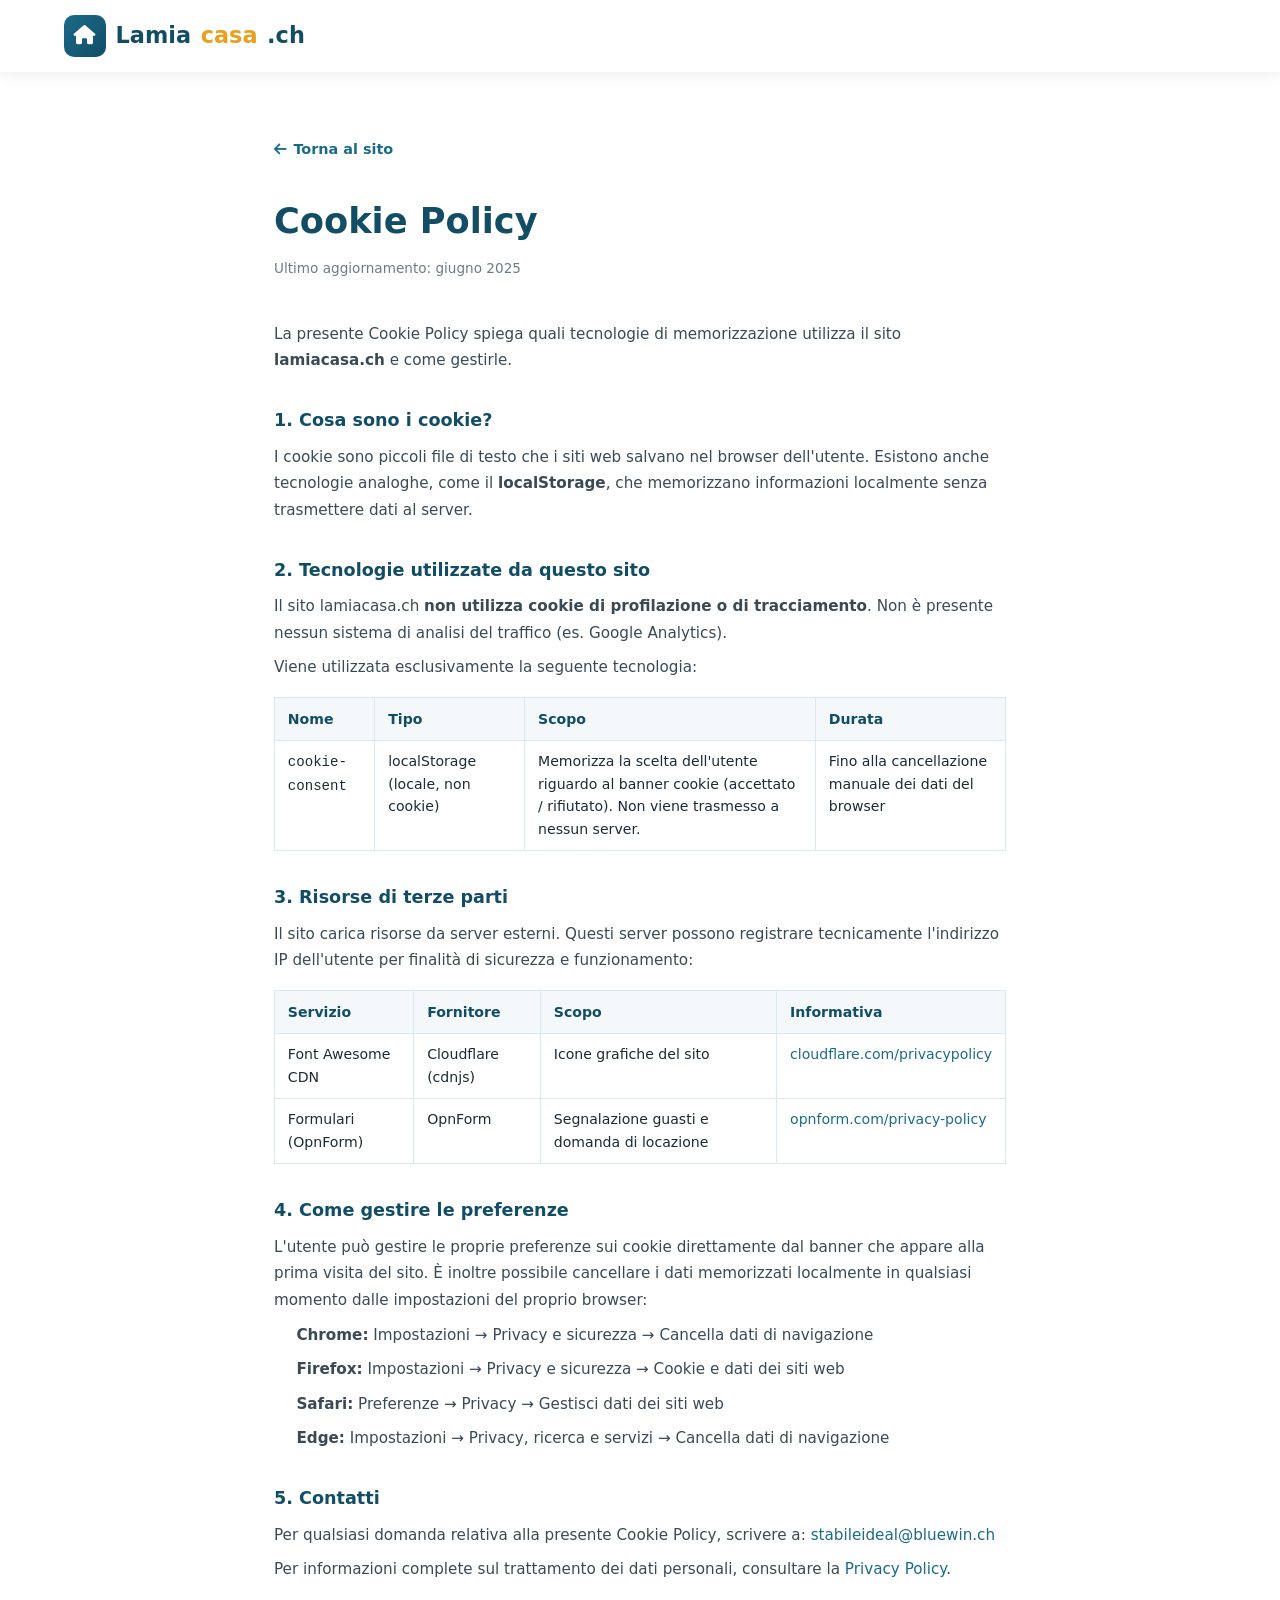
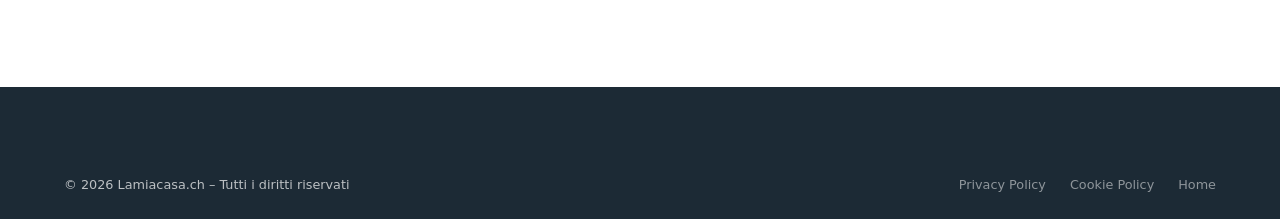
<file: cookie-policy.html>
<!DOCTYPE html>
<html lang="it">
<head>
  <meta charset="UTF-8" />
  <meta name="viewport" content="width=device-width, initial-scale=1.0" />
  <meta name="robots" content="noindex" />
  <title>Cookie Policy – Lamiacasa.ch</title>
  <link rel="stylesheet" href="https://cdnjs.cloudflare.com/ajax/libs/font-awesome/6.5.1/css/all.min.css" crossorigin="anonymous" integrity="sha512-DTOQO9RWCH3ppGqcWaEA1BIZOC6xxalwEsw9c2QQeAIftl+Vegovlnee1c9QX4TctnWMn13TZye+giMm8e2LwA==" />
  <link rel="stylesheet" href="css/style.css" />
  <style>
    .policy-page { max-width: 780px; margin: 0 auto; padding: 4rem 24px 6rem; }
    .policy-page h1 { font-size: clamp(1.6rem, 3vw, 2.2rem); color: var(--primary-dk); margin-bottom: .5rem; }
    .policy-page .last-updated { color: var(--grey); font-size: .85rem; margin-bottom: 2.5rem; }
    .policy-page h2 { font-size: 1.1rem; font-weight: 700; color: var(--primary-dk); margin: 2rem 0 .6rem; }
    .policy-page p, .policy-page li { font-size: .95rem; color: #3a4a55; line-height: 1.75; margin-bottom: .5rem; }
    .policy-page ul { padding-left: 1.4rem; margin-bottom: 1rem; }
    .policy-page a { color: var(--primary); }
    .policy-page table { width: 100%; border-collapse: collapse; margin: 1rem 0 1.5rem; font-size: .88rem; }
    .policy-page th { background: var(--light); color: var(--primary-dk); font-weight: 700; padding: .6rem .8rem; text-align: left; border: 1px solid #dce8f0; }
    .policy-page td { padding: .6rem .8rem; border: 1px solid #dce8f0; vertical-align: top; }
    .back-link { display: inline-flex; align-items: center; gap: .4rem; color: var(--primary); font-size: .9rem; font-weight: 600; margin-bottom: 2rem; }
    .back-link:hover { text-decoration: underline; }
  </style>
</head>
<body>

<header class="navbar" role="banner">
  <div class="container navbar-inner">
    <a href="index.html" class="logo" aria-label="Lamiacasa.ch – Home">
      <div class="logo-icon" aria-hidden="true"><i class="fas fa-home"></i></div>
      Lamia<span>casa</span>.ch
    </a>
  </div>
</header>

<main class="policy-page">
  <a href="index.html" class="back-link"><i class="fas fa-arrow-left"></i> Torna al sito</a>

  <h1>Cookie Policy</h1>
  <p class="last-updated">Ultimo aggiornamento: giugno 2025</p>

  <p>La presente Cookie Policy spiega quali tecnologie di memorizzazione utilizza il sito <strong>lamiacasa.ch</strong> e come gestirle.</p>

  <h2>1. Cosa sono i cookie?</h2>
  <p>I cookie sono piccoli file di testo che i siti web salvano nel browser dell'utente. Esistono anche tecnologie analoghe, come il <strong>localStorage</strong>, che memorizzano informazioni localmente senza trasmettere dati al server.</p>

  <h2>2. Tecnologie utilizzate da questo sito</h2>
  <p>Il sito lamiacasa.ch <strong>non utilizza cookie di profilazione o di tracciamento</strong>. Non è presente nessun sistema di analisi del traffico (es. Google Analytics).</p>
  <p>Viene utilizzata esclusivamente la seguente tecnologia:</p>

  <table>
    <thead>
      <tr>
        <th>Nome</th>
        <th>Tipo</th>
        <th>Scopo</th>
        <th>Durata</th>
      </tr>
    </thead>
    <tbody>
      <tr>
        <td><code>cookie-consent</code></td>
        <td>localStorage (locale, non cookie)</td>
        <td>Memorizza la scelta dell'utente riguardo al banner cookie (accettato / rifiutato). Non viene trasmesso a nessun server.</td>
        <td>Fino alla cancellazione manuale dei dati del browser</td>
      </tr>
    </tbody>
  </table>

  <h2>3. Risorse di terze parti</h2>
  <p>Il sito carica risorse da server esterni. Questi server possono registrare tecnicamente l'indirizzo IP dell'utente per finalità di sicurezza e funzionamento:</p>

  <table>
    <thead>
      <tr>
        <th>Servizio</th>
        <th>Fornitore</th>
        <th>Scopo</th>
        <th>Informativa</th>
      </tr>
    </thead>
    <tbody>
      <tr>
        <td>Font Awesome CDN</td>
        <td>Cloudflare (cdnjs)</td>
        <td>Icone grafiche del sito</td>
        <td><a href="https://www.cloudflare.com/privacypolicy/" target="_blank" rel="noopener">cloudflare.com/privacypolicy</a></td>
      </tr>
      <tr>
        <td>Formulari (OpnForm)</td>
        <td>OpnForm</td>
        <td>Segnalazione guasti e domanda di locazione</td>
        <td><a href="https://opnform.com/privacy-policy" target="_blank" rel="noopener">opnform.com/privacy-policy</a></td>
      </tr>
    </tbody>
  </table>

  <h2>4. Come gestire le preferenze</h2>
  <p>L'utente può gestire le proprie preferenze sui cookie direttamente dal banner che appare alla prima visita del sito. È inoltre possibile cancellare i dati memorizzati localmente in qualsiasi momento dalle impostazioni del proprio browser:</p>
  <ul>
    <li><strong>Chrome:</strong> Impostazioni → Privacy e sicurezza → Cancella dati di navigazione</li>
    <li><strong>Firefox:</strong> Impostazioni → Privacy e sicurezza → Cookie e dati dei siti web</li>
    <li><strong>Safari:</strong> Preferenze → Privacy → Gestisci dati dei siti web</li>
    <li><strong>Edge:</strong> Impostazioni → Privacy, ricerca e servizi → Cancella dati di navigazione</li>
  </ul>

  <h2>5. Contatti</h2>
  <p>Per qualsiasi domanda relativa alla presente Cookie Policy, scrivere a: <a href="mailto:stabileideal@bluewin.ch">stabileideal@bluewin.ch</a></p>
  <p>Per informazioni complete sul trattamento dei dati personali, consultare la <a href="privacy-policy.html">Privacy Policy</a>.</p>
</main>

<footer class="footer" role="contentinfo" style="margin-top: 0;">
  <div class="container">
    <div class="footer-bottom" style="border-top: none; padding-top: 2rem;">
      <p>&copy; <span id="year"></span> Lamiacasa.ch – Tutti i diritti riservati</p>
      <nav class="footer-bottom-links" aria-label="Link legali">
        <a href="privacy-policy.html">Privacy Policy</a>
        <a href="cookie-policy.html">Cookie Policy</a>
        <a href="index.html">Home</a>
      </nav>
    </div>
  </div>
</footer>

<script>document.getElementById('year').textContent = new Date().getFullYear();</script>
</body>
</html>
</file>
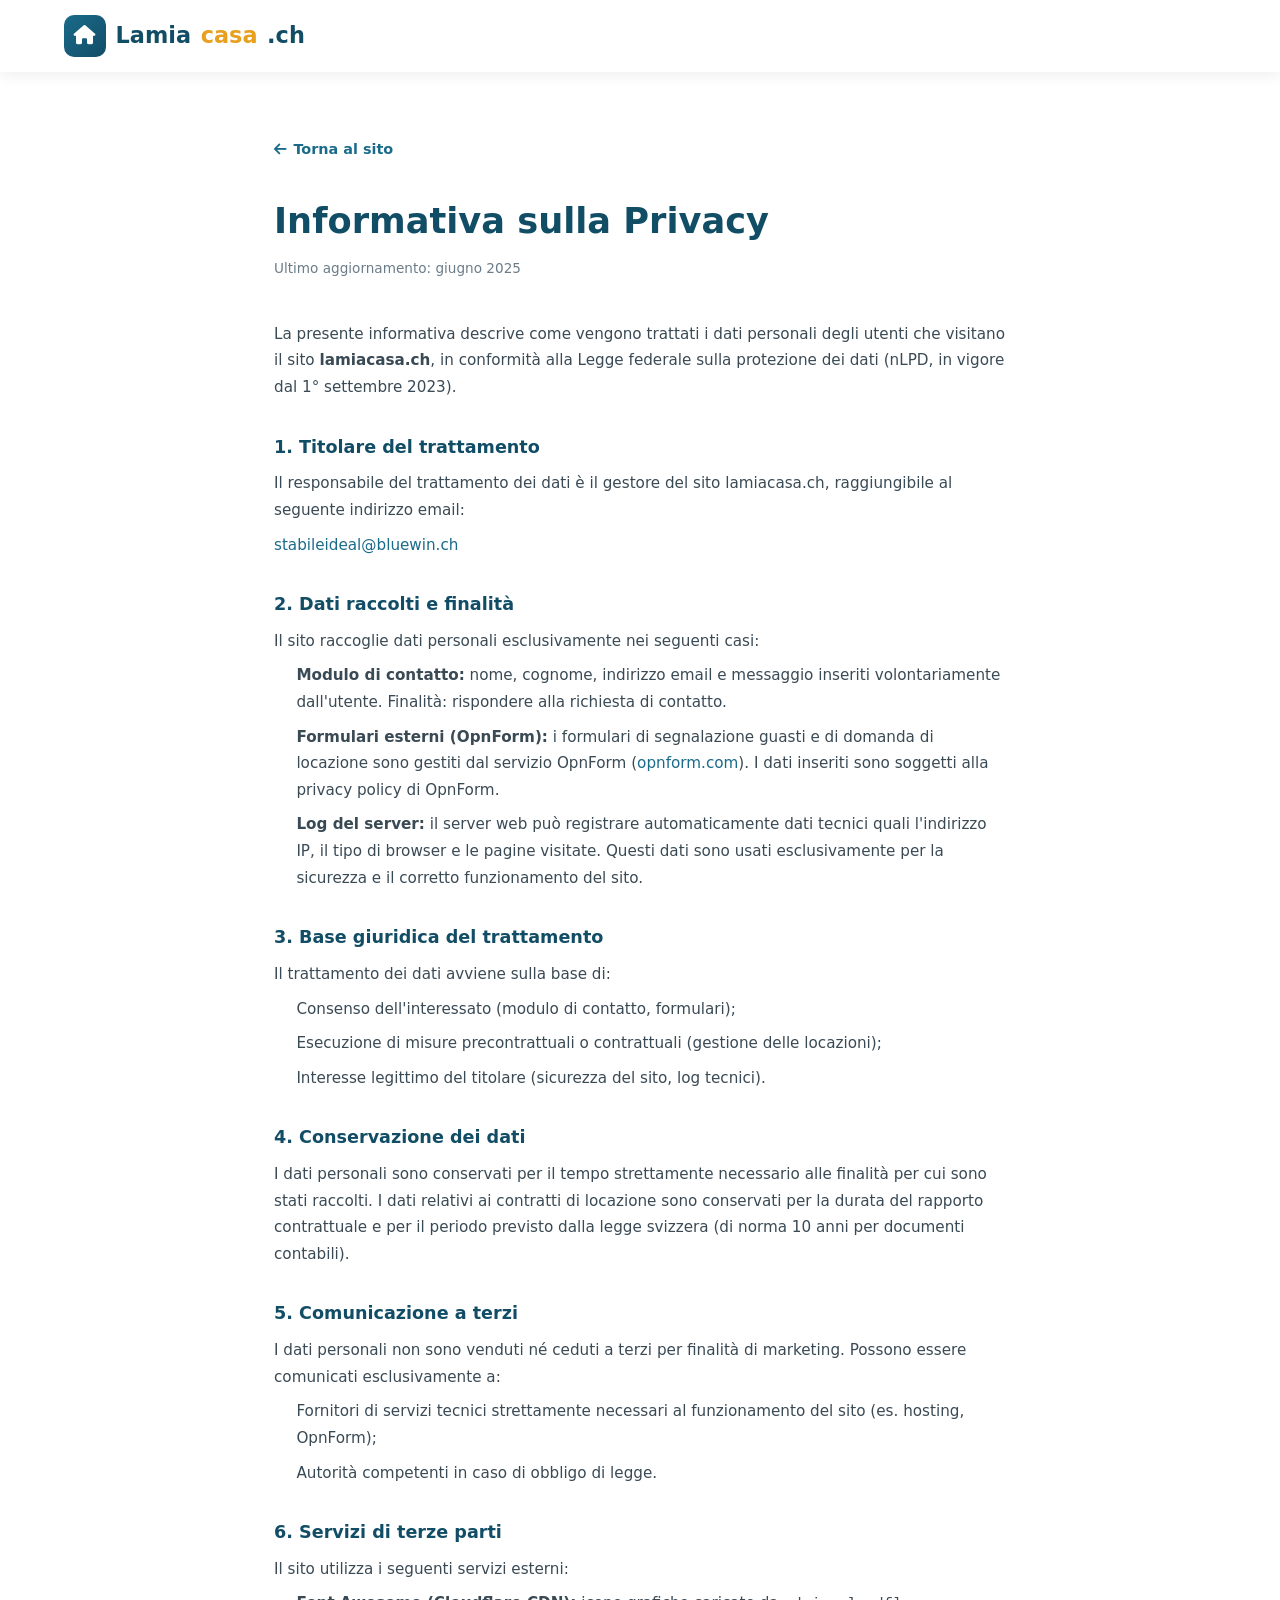
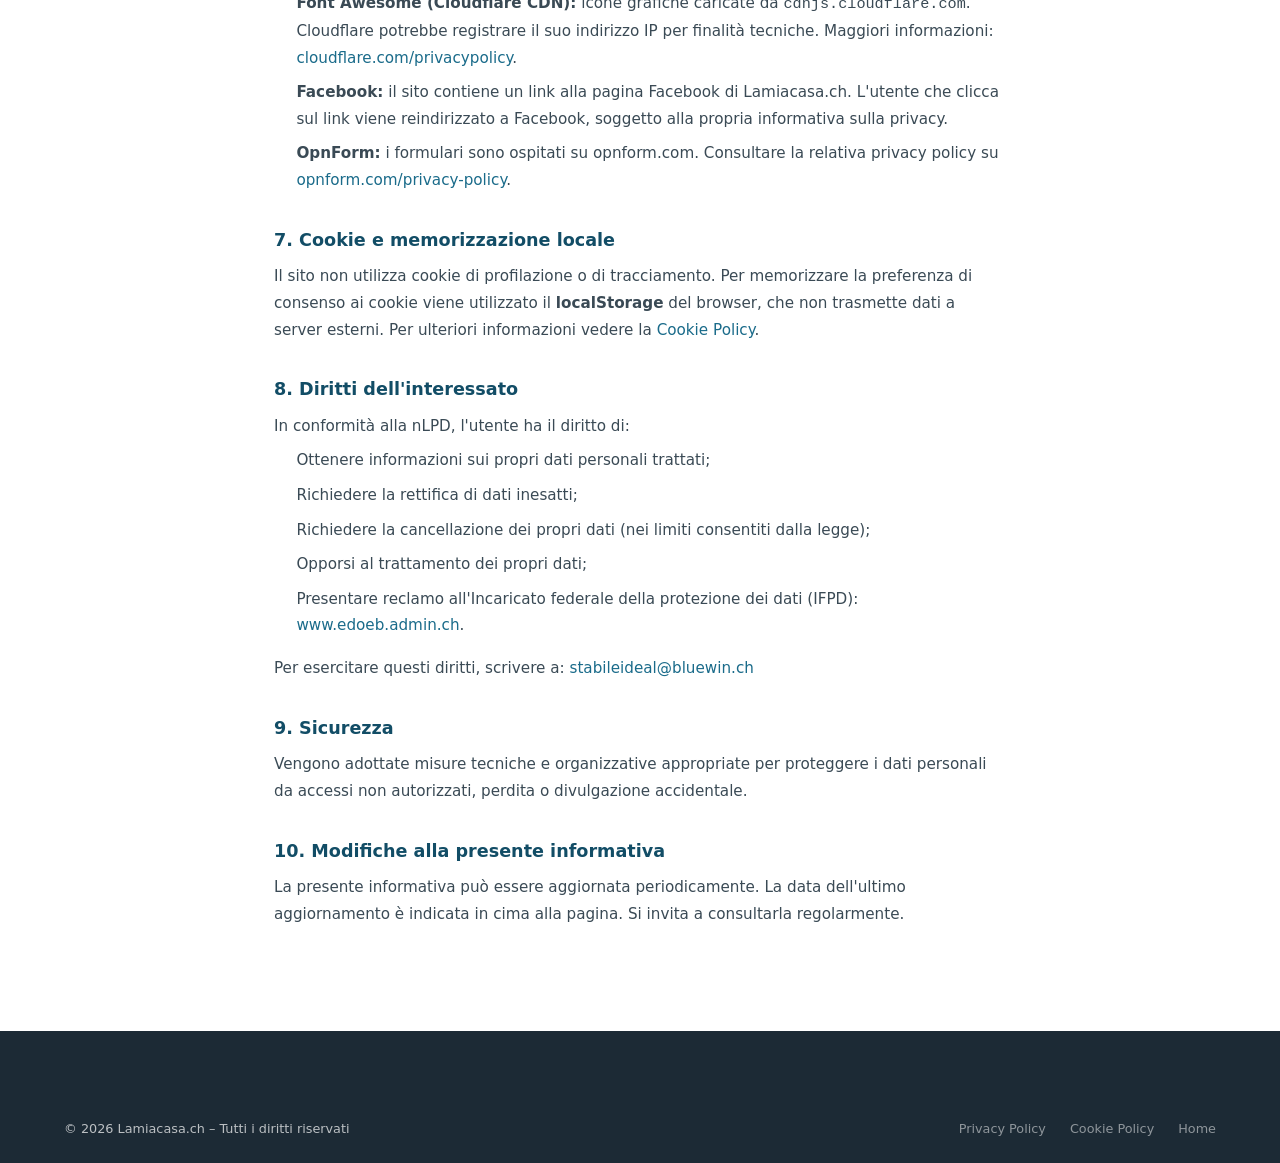
<file: privacy-policy.html>
<!DOCTYPE html>
<html lang="it">
<head>
  <meta charset="UTF-8" />
  <meta name="viewport" content="width=device-width, initial-scale=1.0" />
  <meta name="robots" content="noindex" />
  <title>Privacy Policy – Lamiacasa.ch</title>
  <link rel="stylesheet" href="https://cdnjs.cloudflare.com/ajax/libs/font-awesome/6.5.1/css/all.min.css" crossorigin="anonymous" integrity="sha512-DTOQO9RWCH3ppGqcWaEA1BIZOC6xxalwEsw9c2QQeAIftl+Vegovlnee1c9QX4TctnWMn13TZye+giMm8e2LwA==" />
  <link rel="stylesheet" href="css/style.css" />
  <style>
    .policy-page { max-width: 780px; margin: 0 auto; padding: 4rem 24px 6rem; }
    .policy-page h1 { font-size: clamp(1.6rem, 3vw, 2.2rem); color: var(--primary-dk); margin-bottom: .5rem; }
    .policy-page .last-updated { color: var(--grey); font-size: .85rem; margin-bottom: 2.5rem; }
    .policy-page h2 { font-size: 1.1rem; font-weight: 700; color: var(--primary-dk); margin: 2rem 0 .6rem; }
    .policy-page p, .policy-page li { font-size: .95rem; color: #3a4a55; line-height: 1.75; margin-bottom: .5rem; }
    .policy-page ul { padding-left: 1.4rem; margin-bottom: 1rem; }
    .policy-page a { color: var(--primary); }
    .back-link { display: inline-flex; align-items: center; gap: .4rem; color: var(--primary); font-size: .9rem; font-weight: 600; margin-bottom: 2rem; }
    .back-link:hover { text-decoration: underline; }
  </style>
</head>
<body>

<header class="navbar" role="banner">
  <div class="container navbar-inner">
    <a href="index.html" class="logo" aria-label="Lamiacasa.ch – Home">
      <div class="logo-icon" aria-hidden="true"><i class="fas fa-home"></i></div>
      Lamia<span>casa</span>.ch
    </a>
  </div>
</header>

<main class="policy-page">
  <a href="index.html" class="back-link"><i class="fas fa-arrow-left"></i> Torna al sito</a>

  <h1>Informativa sulla Privacy</h1>
  <p class="last-updated">Ultimo aggiornamento: giugno 2025</p>

  <p>La presente informativa descrive come vengono trattati i dati personali degli utenti che visitano il sito <strong>lamiacasa.ch</strong>, in conformità alla Legge federale sulla protezione dei dati (nLPD, in vigore dal 1° settembre 2023).</p>

  <h2>1. Titolare del trattamento</h2>
  <p>Il responsabile del trattamento dei dati è il gestore del sito lamiacasa.ch, raggiungibile al seguente indirizzo email:</p>
  <p><a href="mailto:stabileideal@bluewin.ch">stabileideal@bluewin.ch</a></p>

  <h2>2. Dati raccolti e finalità</h2>
  <p>Il sito raccoglie dati personali esclusivamente nei seguenti casi:</p>
  <ul>
    <li><strong>Modulo di contatto:</strong> nome, cognome, indirizzo email e messaggio inseriti volontariamente dall'utente. Finalità: rispondere alla richiesta di contatto.</li>
    <li><strong>Formulari esterni (OpnForm):</strong> i formulari di segnalazione guasti e di domanda di locazione sono gestiti dal servizio OpnForm (<a href="https://opnform.com" target="_blank" rel="noopener">opnform.com</a>). I dati inseriti sono soggetti alla privacy policy di OpnForm.</li>
    <li><strong>Log del server:</strong> il server web può registrare automaticamente dati tecnici quali l'indirizzo IP, il tipo di browser e le pagine visitate. Questi dati sono usati esclusivamente per la sicurezza e il corretto funzionamento del sito.</li>
  </ul>

  <h2>3. Base giuridica del trattamento</h2>
  <p>Il trattamento dei dati avviene sulla base di:</p>
  <ul>
    <li>Consenso dell'interessato (modulo di contatto, formulari);</li>
    <li>Esecuzione di misure precontrattuali o contrattuali (gestione delle locazioni);</li>
    <li>Interesse legittimo del titolare (sicurezza del sito, log tecnici).</li>
  </ul>

  <h2>4. Conservazione dei dati</h2>
  <p>I dati personali sono conservati per il tempo strettamente necessario alle finalità per cui sono stati raccolti. I dati relativi ai contratti di locazione sono conservati per la durata del rapporto contrattuale e per il periodo previsto dalla legge svizzera (di norma 10 anni per documenti contabili).</p>

  <h2>5. Comunicazione a terzi</h2>
  <p>I dati personali non sono venduti né ceduti a terzi per finalità di marketing. Possono essere comunicati esclusivamente a:</p>
  <ul>
    <li>Fornitori di servizi tecnici strettamente necessari al funzionamento del sito (es. hosting, OpnForm);</li>
    <li>Autorità competenti in caso di obbligo di legge.</li>
  </ul>

  <h2>6. Servizi di terze parti</h2>
  <p>Il sito utilizza i seguenti servizi esterni:</p>
  <ul>
    <li><strong>Font Awesome (Cloudflare CDN):</strong> icone grafiche caricate da <code>cdnjs.cloudflare.com</code>. Cloudflare potrebbe registrare il suo indirizzo IP per finalità tecniche. Maggiori informazioni: <a href="https://www.cloudflare.com/privacypolicy/" target="_blank" rel="noopener">cloudflare.com/privacypolicy</a>.</li>
    <li><strong>Facebook:</strong> il sito contiene un link alla pagina Facebook di Lamiacasa.ch. L'utente che clicca sul link viene reindirizzato a Facebook, soggetto alla propria informativa sulla privacy.</li>
    <li><strong>OpnForm:</strong> i formulari sono ospitati su opnform.com. Consultare la relativa privacy policy su <a href="https://opnform.com/privacy-policy" target="_blank" rel="noopener">opnform.com/privacy-policy</a>.</li>
  </ul>

  <h2>7. Cookie e memorizzazione locale</h2>
  <p>Il sito non utilizza cookie di profilazione o di tracciamento. Per memorizzare la preferenza di consenso ai cookie viene utilizzato il <strong>localStorage</strong> del browser, che non trasmette dati a server esterni. Per ulteriori informazioni vedere la <a href="cookie-policy.html">Cookie Policy</a>.</p>

  <h2>8. Diritti dell'interessato</h2>
  <p>In conformità alla nLPD, l'utente ha il diritto di:</p>
  <ul>
    <li>Ottenere informazioni sui propri dati personali trattati;</li>
    <li>Richiedere la rettifica di dati inesatti;</li>
    <li>Richiedere la cancellazione dei propri dati (nei limiti consentiti dalla legge);</li>
    <li>Opporsi al trattamento dei propri dati;</li>
    <li>Presentare reclamo all'Incaricato federale della protezione dei dati (IFPD): <a href="https://www.edoeb.admin.ch" target="_blank" rel="noopener">www.edoeb.admin.ch</a>.</li>
  </ul>
  <p>Per esercitare questi diritti, scrivere a: <a href="mailto:stabileideal@bluewin.ch">stabileideal@bluewin.ch</a></p>

  <h2>9. Sicurezza</h2>
  <p>Vengono adottate misure tecniche e organizzative appropriate per proteggere i dati personali da accessi non autorizzati, perdita o divulgazione accidentale.</p>

  <h2>10. Modifiche alla presente informativa</h2>
  <p>La presente informativa può essere aggiornata periodicamente. La data dell'ultimo aggiornamento è indicata in cima alla pagina. Si invita a consultarla regolarmente.</p>
</main>

<footer class="footer" role="contentinfo" style="margin-top: 0;">
  <div class="container">
    <div class="footer-bottom" style="border-top: none; padding-top: 2rem;">
      <p>&copy; <span id="year"></span> Lamiacasa.ch – Tutti i diritti riservati</p>
      <nav class="footer-bottom-links" aria-label="Link legali">
        <a href="privacy-policy.html">Privacy Policy</a>
        <a href="cookie-policy.html">Cookie Policy</a>
        <a href="index.html">Home</a>
      </nav>
    </div>
  </div>
</footer>

<script>document.getElementById('year').textContent = new Date().getFullYear();</script>
</body>
</html>
</file>
<file: css/style.css>
/* ============================================================
   Lamiacasa.ch – Stylesheet
   ============================================================ */

/* ── Reset & base ── */
*, *::before, *::after { box-sizing: border-box; margin: 0; padding: 0; }

:root {
  --primary:    #1a6b8a;
  --primary-dk: #124d66;
  --accent:     #e8a020;
  --accent-lt:  #f5c96a;
  --light:      #f4f8fb;
  --dark:       #1c2a35;
  --grey:       #6b7c89;
  --white:      #ffffff;
  --radius:     12px;
  --shadow:     0 4px 24px rgba(0,0,0,.10);
  --shadow-lg:  0 8px 40px rgba(0,0,0,.15);
  --transition: .3s ease;
}

html { scroll-behavior: smooth; }

body {
  font-family: 'Inter', 'Segoe UI', system-ui, sans-serif;
  color: var(--dark);
  background: var(--white);
  line-height: 1.6;
  overflow-x: hidden;
}

a { text-decoration: none; color: inherit; }
img { max-width: 100%; display: block; }
ul { list-style: none; }

/* ── Utility ── */
.container { max-width: 1200px; margin: 0 auto; padding: 0 24px; }
.section-title {
  font-size: clamp(1.6rem, 3vw, 2.4rem);
  font-weight: 700;
  color: var(--primary-dk);
  margin-bottom: .5rem;
}
.section-sub {
  color: var(--grey);
  font-size: 1.05rem;
  margin-bottom: 2.5rem;
  max-width: 600px;
}
.section-header { margin-bottom: 3rem; }
.badge {
  display: inline-block;
  background: var(--accent);
  color: var(--white);
  font-size: .72rem;
  font-weight: 700;
  letter-spacing: .08em;
  text-transform: uppercase;
  padding: .25em .8em;
  border-radius: 999px;
  margin-bottom: .75rem;
}
.btn {
  display: inline-flex;
  align-items: center;
  gap: .45rem;
  padding: .75rem 1.6rem;
  border-radius: 999px;
  font-weight: 600;
  font-size: .95rem;
  cursor: pointer;
  border: 2px solid transparent;
  transition: var(--transition);
}
.btn-primary {
  background: var(--accent);
  color: var(--white);
  border-color: var(--accent);
}
.btn-primary:hover {
  background: #c8871a;
  border-color: #c8871a;
  transform: translateY(-2px);
  box-shadow: 0 6px 20px rgba(232,160,32,.4);
}
.btn-outline {
  background: transparent;
  color: var(--white);
  border-color: rgba(255,255,255,.7);
}
.btn-outline:hover {
  background: rgba(255,255,255,.15);
  border-color: var(--white);
}
.btn-primary-dk {
  background: var(--primary);
  color: var(--white);
  border-color: var(--primary);
}
.btn-primary-dk:hover {
  background: var(--primary-dk);
  border-color: var(--primary-dk);
  transform: translateY(-2px);
}

/* ── Topbar ── */
.topbar {
  background: var(--primary-dk);
  color: rgba(255,255,255,.85);
  font-size: .82rem;
  padding: .45rem 0;
}
.topbar .container {
  display: flex;
  justify-content: space-between;
  align-items: center;
  gap: 1rem;
  flex-wrap: wrap;
}
.topbar a { color: inherit; }
.topbar a:hover { color: var(--accent-lt); }
.topbar-info { display: flex; gap: 1.5rem; flex-wrap: wrap; }
.topbar-info span { display: flex; align-items: center; gap: .35rem; }

/* ── Navbar ── */
.navbar {
  position: sticky;
  top: 0;
  z-index: 1000;
  background: var(--white);
  box-shadow: 0 2px 16px rgba(0,0,0,.08);
  transition: var(--transition);
}
.navbar-inner {
  display: flex;
  align-items: center;
  justify-content: space-between;
  height: 72px;
  gap: 1.5rem;
}
.logo {
  display: flex;
  align-items: center;
  gap: .6rem;
  font-weight: 800;
  font-size: 1.4rem;
  color: var(--primary-dk);
}
.logo-icon {
  width: 42px; height: 42px;
  background: linear-gradient(135deg, var(--primary), var(--primary-dk));
  border-radius: 10px;
  display: flex; align-items: center; justify-content: center;
  color: var(--white);
  font-size: 1.2rem;
}
.logo span { color: var(--accent); }
.nav-links {
  display: flex;
  align-items: center;
  gap: .25rem;
}
.nav-links a {
  padding: .5rem .9rem;
  border-radius: 8px;
  font-size: .9rem;
  font-weight: 500;
  color: var(--dark);
  transition: var(--transition);
}
.nav-links a:hover, .nav-links a.active {
  background: var(--light);
  color: var(--primary);
}
.nav-cta { display: flex; align-items: center; gap: .75rem; }
.hamburger {
  display: none;
  flex-direction: column;
  gap: 5px;
  cursor: pointer;
  padding: .4rem;
}
.hamburger span {
  width: 24px; height: 2px;
  background: var(--dark);
  border-radius: 2px;
  transition: var(--transition);
}

/* ── Hero ── */
.hero {
  position: relative;
  min-height: 90vh;
  display: flex;
  align-items: center;
  overflow: hidden;
  background: linear-gradient(135deg, var(--primary-dk) 0%, var(--primary) 50%, #2a8cad 100%);
}
.hero-bg {
  position: absolute; inset: 0;
  background:
    radial-gradient(ellipse at 70% 50%, rgba(232,160,32,.18) 0%, transparent 60%),
    radial-gradient(ellipse at 10% 80%, rgba(0,0,0,.25) 0%, transparent 50%);
}
.hero-shapes {
  position: absolute; inset: 0;
  overflow: hidden;
  pointer-events: none;
}
.hero-shapes::before, .hero-shapes::after {
  content: '';
  position: absolute;
  border-radius: 50%;
  background: rgba(255,255,255,.04);
}
.hero-shapes::before { width: 600px; height: 600px; top: -200px; right: -150px; }
.hero-shapes::after  { width: 400px; height: 400px; bottom: -150px; left: -100px; }
.hero-content {
  position: relative;
  z-index: 1;
  padding: 5rem 0;
  display: grid;
  grid-template-columns: 1fr 1fr;
  gap: 4rem;
  align-items: center;
}
.hero-text { color: var(--white); }
.hero-eyebrow {
  display: inline-flex; align-items: center; gap: .5rem;
  background: rgba(255,255,255,.15);
  backdrop-filter: blur(8px);
  border: 1px solid rgba(255,255,255,.25);
  border-radius: 999px;
  padding: .4rem 1rem;
  font-size: .82rem;
  font-weight: 600;
  letter-spacing: .05em;
  text-transform: uppercase;
  color: var(--accent-lt);
  margin-bottom: 1.5rem;
}
.hero-eyebrow i { font-size: .9rem; }
.hero h1 {
  font-size: clamp(2.2rem, 5vw, 3.4rem);
  font-weight: 800;
  line-height: 1.15;
  margin-bottom: 1.2rem;
}
.hero h1 em {
  font-style: normal;
  color: var(--accent-lt);
}
.hero-desc {
  font-size: 1.1rem;
  opacity: .88;
  margin-bottom: 2.2rem;
  max-width: 500px;
}
.hero-actions { display: flex; gap: 1rem; flex-wrap: wrap; }
.hero-stats {
  display: flex; gap: 2rem;
  margin-top: 3rem;
  flex-wrap: wrap;
}
.hero-stat strong {
  display: block;
  font-size: 1.8rem;
  font-weight: 800;
  color: var(--accent-lt);
}
.hero-stat span { font-size: .85rem; opacity: .8; }

/* Apartment cards in hero */
.hero-visual {
  position: relative;
  display: flex;
  flex-direction: column;
  gap: 1rem;
}
.apt-card-hero {
  background: rgba(255,255,255,.12);
  backdrop-filter: blur(16px);
  border: 1px solid rgba(255,255,255,.2);
  border-radius: var(--radius);
  overflow: hidden;
  transition: var(--transition);
}
.apt-card-hero:hover { transform: translateX(-6px); }
.apt-thumb {
  height: 160px;
  background: linear-gradient(135deg, #2a8cad 0%, #1a6b8a 100%);
  position: relative;
  display: flex; align-items: center; justify-content: center;
  overflow: hidden;
}
.apt-thumb img {
  position: absolute; inset: 0;
  width: 100%; height: 100%;
  object-fit: cover;
  filter: brightness(.55);
}
.apt-thumb-overlay {
  position: relative; z-index: 1;
  display: flex; align-items: center; justify-content: center;
}
.apt-thumb-1 { background: linear-gradient(135deg, #3a9dc0 0%, #1a6b8a 100%); }
.apt-thumb-2 { background: linear-gradient(135deg, #1a6b8a 0%, #124d66 100%); }
.apt-thumb-3 { background: linear-gradient(135deg, #2d6a4f 0%, #1b4332 100%); }
a.apt-card-hero { display: block; text-decoration: none; cursor: pointer; }
.apt-thumb-overlay i,
.apt-thumb i {
  font-size: 3.5rem;
  color: rgba(255,255,255,.85);
  text-shadow: 0 2px 12px rgba(0,0,0,.5);
}
.apt-thumb-badge {
  position: absolute; top: .75rem; left: .75rem;
  background: var(--accent);
  color: var(--white);
  font-size: .75rem;
  font-weight: 700;
  padding: .25em .7em;
  border-radius: 999px;
}
.apt-info {
  padding: 1rem 1.1rem;
  color: var(--white);
}
.apt-info h4 { font-size: 1rem; font-weight: 700; margin-bottom: .2rem; }
.apt-info-row {
  display: flex; gap: 1rem;
  font-size: .82rem;
  opacity: .8;
  margin-bottom: .6rem;
}
.apt-info-row span { display: flex; align-items: center; gap: .3rem; }
.apt-price { font-size: 1.1rem; font-weight: 800; color: var(--accent-lt); }

/* Floating badge */
.floating-badge {
  position: absolute;
  right: -20px; top: 50%;
  transform: translateY(-50%);
  background: var(--white);
  border-radius: var(--radius);
  padding: 1rem 1.2rem;
  box-shadow: var(--shadow-lg);
  text-align: center;
  min-width: 110px;
}
.floating-badge strong {
  display: block;
  font-size: 1.6rem;
  font-weight: 800;
  color: var(--primary);
}
.floating-badge span { font-size: .75rem; color: var(--grey); }

/* ── Search bar ── */
.search-section {
  background: var(--white);
  padding: 2rem 0;
  box-shadow: 0 4px 20px rgba(0,0,0,.07);
  position: relative;
  z-index: 2;
}
.search-bar {
  display: flex;
  gap: .75rem;
  background: var(--light);
  border-radius: 999px;
  padding: .5rem .5rem .5rem 1.5rem;
  align-items: center;
  box-shadow: var(--shadow);
}
.search-bar input {
  flex: 1;
  border: none;
  background: transparent;
  font-size: .95rem;
  outline: none;
  color: var(--dark);
}
.search-bar select {
  border: none;
  background: transparent;
  font-size: .9rem;
  outline: none;
  color: var(--dark);
  padding: 0 .5rem;
  cursor: pointer;
}
.search-bar .btn { white-space: nowrap; }

/* ── Services ── */
.services-section { padding: 5rem 0; background: var(--light); }
.services-grid {
  display: grid;
  grid-template-columns: repeat(auto-fit, minmax(280px, 1fr));
  gap: 1.5rem;
}
.service-card {
  background: var(--white);
  border-radius: var(--radius);
  padding: 1.8rem;
  box-shadow: var(--shadow);
  transition: var(--transition);
  cursor: pointer;
  border: 2px solid transparent;
}
.service-card:hover {
  transform: translateY(-6px);
  box-shadow: var(--shadow-lg);
  border-color: var(--primary);
}
.service-icon {
  width: 56px; height: 56px;
  border-radius: 14px;
  display: flex; align-items: center; justify-content: center;
  font-size: 1.4rem;
  margin-bottom: 1.1rem;
}
.icon-blue  { background: rgba(26,107,138,.12); color: var(--primary); }
.icon-amber { background: rgba(232,160,32,.15); color: var(--accent); }
.icon-green { background: rgba(46,175,100,.12); color: #2eaf64; }
.icon-red   { background: rgba(220,60,60,.10);  color: #dc3c3c; }
.icon-purple{ background: rgba(120,80,200,.10); color: #7850c8; }
.icon-teal  { background: rgba(20,160,150,.10); color: #14a096; }
.service-card h3 { font-size: 1.05rem; font-weight: 700; margin-bottom: .4rem; }
.service-card p  { font-size: .88rem; color: var(--grey); line-height: 1.5; }
.service-arrow {
  display: inline-flex; align-items: center; gap: .3rem;
  font-size: .82rem;
  font-weight: 600;
  color: var(--primary);
  margin-top: .9rem;
  transition: gap var(--transition);
}
.service-card:hover .service-arrow { gap: .6rem; }

/* ── Apartments ── */
.apartments-section { padding: 5rem 0; }
.apartments-header {
  display: flex; justify-content: space-between; align-items: flex-end;
  margin-bottom: 2.5rem;
  flex-wrap: wrap; gap: 1rem;
}
.filter-pills {
  display: flex; gap: .5rem; flex-wrap: wrap;
}
.pill {
  padding: .4rem .9rem;
  border-radius: 999px;
  border: 2px solid rgba(26,107,138,.2);
  font-size: .82rem;
  font-weight: 600;
  color: var(--grey);
  cursor: pointer;
  transition: var(--transition);
  background: var(--white);
}
.pill.active, .pill:hover {
  background: var(--primary);
  border-color: var(--primary);
  color: var(--white);
}
.apartments-grid {
  display: grid;
  grid-template-columns: repeat(auto-fill, minmax(320px, 1fr));
  gap: 1.8rem;
}
.apt-card {
  background: var(--white);
  border-radius: var(--radius);
  overflow: hidden;
  box-shadow: var(--shadow);
  transition: var(--transition);
}
.apt-card:hover {
  transform: translateY(-6px);
  box-shadow: var(--shadow-lg);
}
.apt-card-img {
  height: 200px;
  position: relative;
  overflow: hidden;
  background: linear-gradient(135deg, #2a8cad 0%, #1a6b8a 100%);
  display: flex; align-items: center; justify-content: center;
}
.apt-card-img i {
  font-size: 4rem;
  color: rgba(255,255,255,.2);
}
.apt-card-img img {
  width: 100%; height: 100%;
  object-fit: cover;
  position: absolute; inset: 0;
}
.apt-ribbon-rented {
  position: absolute;
  top: 22px;
  left: -54px;
  width: 220px;
  padding: .45rem 0;
  background: #c62828;
  color: var(--white);
  font-size: .82rem;
  font-weight: 800;
  letter-spacing: .14em;
  text-align: center;
  text-transform: uppercase;
  transform: rotate(-28deg);
  box-shadow: 0 8px 18px rgba(0,0,0,.24);
  z-index: 2;
  pointer-events: none;
}
.apt-thumb .apt-ribbon-rented {
  top: 18px;
  left: -58px;
  z-index: 3;
}
.apt-card-img-1 { background: linear-gradient(135deg, #3a9dc0 0%, #1a6b8a 100%); }
.apt-card-img-2 { background: linear-gradient(135deg, #45a877 0%, #2a7a50 100%); }
.apt-card-img-3 { background: linear-gradient(135deg, #e8904a 0%, #c8601a 100%); }
.apt-card-img-4 { background: linear-gradient(135deg, #7860d8 0%, #5040a8 100%); }
.apt-card-img-5 { background: linear-gradient(135deg, #50b8c8 0%, #2888a8 100%); }
.apt-card-img-6 { background: linear-gradient(135deg, #e8604a 0%, #b83020 100%); }
.apt-card-img-7 { background: linear-gradient(135deg, #5aa86e 0%, #357a46 100%); }
.apt-card-img-8 { background: linear-gradient(135deg, #a860c8 0%, #7838a0 100%); }
.apt-card-img-9 { background: linear-gradient(135deg, #c8a830 0%, #a07818 100%); }
.apt-tag.parking { background: #e8a020; }
.apt-tag.coming-soon { background: #8a9aaa; }
.apt-tag {
  position: absolute; top: .8rem; left: .8rem;
  background: var(--accent);
  color: var(--white);
  font-size: .72rem;
  font-weight: 700;
  padding: .25em .75em;
  border-radius: 999px;
  text-transform: uppercase;
  letter-spacing: .05em;
}
.apt-tag.new { background: #2eaf64; }
.apt-wishlist {
  position: absolute; top: .8rem; right: .8rem;
  width: 34px; height: 34px;
  background: rgba(255,255,255,.9);
  border-radius: 50%;
  display: flex; align-items: center; justify-content: center;
  cursor: pointer;
  color: var(--grey);
  transition: var(--transition);
  border: none;
  font-size: .9rem;
}
.apt-wishlist:hover { color: #e83c3c; background: var(--white); }
.apt-wishlist.liked { color: #e83c3c; }
.apt-card-body { padding: 1.2rem 1.3rem; }
.apt-location {
  display: flex; align-items: center; gap: .3rem;
  font-size: .8rem; color: var(--grey);
  margin-bottom: .4rem;
}
.apt-card-title { font-size: 1rem; font-weight: 700; margin-bottom: .6rem; }
.apt-features {
  display: flex; gap: 1rem;
  font-size: .8rem; color: var(--grey);
  margin-bottom: .9rem;
}
.apt-features span { display: flex; align-items: center; gap: .3rem; }
.apt-card-footer {
  display: flex; justify-content: space-between; align-items: center;
  padding-top: .9rem;
  border-top: 1px solid var(--light);
}
.apt-price-label { font-size: .72rem; color: var(--grey); }
.apt-price-amount { font-size: 1.2rem; font-weight: 800; color: var(--primary-dk); }
.apt-price-period { font-size: .75rem; color: var(--grey); font-weight: 400; }

/* ── Tenant Area ── */
.tenant-section {
  padding: 5rem 0;
  background: linear-gradient(135deg, var(--primary-dk) 0%, var(--primary) 100%);
  color: var(--white);
  position: relative;
  overflow: hidden;
}
.tenant-section::before {
  content: '';
  position: absolute; inset: 0;
  background: radial-gradient(ellipse at 80% 50%, rgba(232,160,32,.12) 0%, transparent 60%);
}
.tenant-inner {
  position: relative; z-index: 1;
  display: grid;
  grid-template-columns: 1fr 1fr;
  gap: 4rem;
  align-items: center;
}
.tenant-text .section-title { color: var(--white); }
.tenant-text .section-sub   { color: rgba(255,255,255,.75); }
.tenant-features { display: flex; flex-direction: column; gap: .75rem; margin-bottom: 2rem; }
.tenant-feature {
  display: flex; align-items: flex-start; gap: .9rem;
  background: rgba(255,255,255,.08);
  border: 1px solid rgba(255,255,255,.12);
  border-radius: var(--radius);
  padding: 1rem 1.2rem;
  transition: var(--transition);
}
.tenant-feature:hover { background: rgba(255,255,255,.14); }
.tf-icon {
  width: 40px; height: 40px;
  border-radius: 10px;
  background: rgba(255,255,255,.15);
  display: flex; align-items: center; justify-content: center;
  flex-shrink: 0;
  font-size: 1.05rem;
  color: var(--accent-lt);
}
.tf-text h4 { font-size: .95rem; font-weight: 700; margin-bottom: .15rem; }
.tf-text p  { font-size: .82rem; opacity: .8; }

/* Area riservata card */
.area-card {
  background: rgba(255,255,255,.1);
  backdrop-filter: blur(20px);
  border: 1px solid rgba(255,255,255,.2);
  border-radius: var(--radius);
  padding: 2rem;
}
.area-card h3 {
  font-size: 1.15rem; font-weight: 700;
  margin-bottom: 1.2rem;
  display: flex; align-items: center; gap: .5rem;
}
.area-card h3 i { color: var(--accent-lt); }
.area-form { display: flex; flex-direction: column; gap: .9rem; }
.form-group { display: flex; flex-direction: column; gap: .35rem; }
.form-group label { font-size: .8rem; font-weight: 600; opacity: .85; }
.form-group input {
  padding: .7rem 1rem;
  border-radius: 8px;
  border: 1.5px solid rgba(255,255,255,.2);
  background: rgba(255,255,255,.1);
  color: var(--white);
  font-size: .9rem;
  outline: none;
  transition: var(--transition);
}
.form-group input::placeholder { color: rgba(255,255,255,.45); }
.form-group input:focus { border-color: var(--accent-lt); background: rgba(255,255,255,.15); }
.forgot-link {
  font-size: .8rem;
  text-align: right;
  opacity: .75;
  cursor: pointer;
}
.forgot-link:hover { opacity: 1; color: var(--accent-lt); }
.divider {
  display: flex; align-items: center; gap: .75rem;
  font-size: .8rem; opacity: .6;
  margin: .25rem 0;
}
.divider::before, .divider::after {
  content: ''; flex: 1;
  height: 1px; background: rgba(255,255,255,.2);
}
.register-link {
  text-align: center;
  font-size: .85rem;
  opacity: .8;
}
.register-link a { color: var(--accent-lt); font-weight: 600; }

/* ── Informazioni Utili (PDF docs) ── */
.docs-section { padding: 5rem 0; background: var(--white); }
.docs-grid {
  display: grid;
  grid-template-columns: repeat(auto-fill, minmax(280px, 1fr));
  gap: 1.5rem;
}
.doc-card {
  display: flex;
  flex-direction: column;
  background: var(--light);
  border: 1px solid var(--border);
  border-radius: var(--radius);
  padding: 1.6rem;
  text-decoration: none;
  color: inherit;
  transition: var(--transition);
  gap: .8rem;
}
.doc-card:hover {
  transform: translateY(-4px);
  box-shadow: var(--shadow-lg);
  border-color: var(--primary);
}
.doc-card-icon {
  width: 3rem; height: 3rem;
  border-radius: .6rem;
  background: rgba(220, 38, 38, .1);
  display: flex; align-items: center; justify-content: center;
  font-size: 1.4rem;
  color: #dc2626;
  flex-shrink: 0;
}
.doc-card-title { font-size: 1rem; font-weight: 700; margin-bottom: .25rem; }
.doc-card-desc  { font-size: .85rem; color: var(--grey); line-height: 1.5; margin: 0; }
.doc-card-dl {
  margin-top: auto;
  font-size: .8rem;
  font-weight: 600;
  color: var(--primary);
  display: inline-flex; align-items: center; gap: .35rem;
}

/* ── Steps ── */
.steps-section { padding: 5rem 0; background: var(--light); }
.steps-grid {
  display: grid;
  grid-template-columns: repeat(auto-fit, minmax(200px, 1fr));
  gap: 2rem;
  position: relative;
}
.steps-grid::before {
  content: '';
  position: absolute;
  top: 27px; left: calc(12.5% + 28px); right: calc(12.5% + 28px);
  height: 2px;
  background: linear-gradient(90deg, var(--primary) 0%, var(--accent) 100%);
}
.step-item { text-align: center; }
.step-num {
  width: 56px; height: 56px;
  border-radius: 50%;
  background: linear-gradient(135deg, var(--primary), var(--primary-dk));
  color: var(--white);
  display: flex; align-items: center; justify-content: center;
  font-size: 1.2rem;
  font-weight: 800;
  margin: 0 auto 1rem;
  box-shadow: 0 4px 16px rgba(26,107,138,.3);
  position: relative; z-index: 1;
}
.step-item h4 { font-size: .95rem; font-weight: 700; margin-bottom: .4rem; }
.step-item p  { font-size: .83rem; color: var(--grey); }

/* ── Testimonials ── */
.testimonials-section { padding: 5rem 0; }
.testimonials-grid {
  display: grid;
  grid-template-columns: repeat(auto-fit, minmax(280px, 1fr));
  gap: 1.5rem;
}
.testimonial-card {
  background: var(--white);
  border-radius: var(--radius);
  padding: 1.8rem;
  box-shadow: var(--shadow);
  border-left: 4px solid var(--primary);
}
.testimonial-stars { color: var(--accent); margin-bottom: .75rem; font-size: .9rem; }
.testimonial-card p { font-size: .9rem; color: var(--grey); font-style: italic; margin-bottom: 1.2rem; line-height: 1.65; }
.testimonial-author { display: flex; align-items: center; gap: .75rem; }
.author-avatar {
  width: 42px; height: 42px;
  border-radius: 50%;
  display: flex; align-items: center; justify-content: center;
  font-weight: 700; font-size: .9rem;
  color: var(--white);
}
.avatar-1 { background: linear-gradient(135deg, var(--primary), #2a8cad); }
.avatar-2 { background: linear-gradient(135deg, #45a877, #2a7a50); }
.avatar-3 { background: linear-gradient(135deg, #e8904a, #c8601a); }
.author-info strong { display: block; font-size: .88rem; }
.author-info span   { font-size: .78rem; color: var(--grey); }

/* ── CTA Banner ── */
.cta-section {
  padding: 4rem 0;
  background: linear-gradient(135deg, var(--accent) 0%, #c8871a 100%);
  color: var(--white);
}
.cta-inner {
  display: flex; justify-content: space-between; align-items: center;
  gap: 2rem; flex-wrap: wrap;
}
.cta-inner h2 { font-size: clamp(1.4rem, 2.5vw, 2rem); font-weight: 800; max-width: 500px; }
.cta-inner p  { opacity: .88; margin-top: .4rem; }
.btn-white {
  background: var(--white);
  color: var(--accent);
  border-color: var(--white);
  font-weight: 700;
}
.btn-white:hover { background: var(--light); transform: translateY(-2px); }

/* ── Contact ── */
.contact-section { padding: 5rem 0; background: var(--light); }
.contact-grid {
  display: grid;
  grid-template-columns: 1fr 1fr;
  gap: 3rem;
}
.contact-info { display: flex; flex-direction: column; gap: 1.5rem; }
.contact-item { display: flex; gap: 1rem; align-items: flex-start; }
.contact-icon {
  width: 48px; height: 48px;
  border-radius: 12px;
  background: rgba(26,107,138,.1);
  display: flex; align-items: center; justify-content: center;
  color: var(--primary);
  font-size: 1.1rem;
  flex-shrink: 0;
}
.contact-item h4 { font-size: .9rem; font-weight: 700; color: var(--dark); margin-bottom: .2rem; }
.contact-item p, .contact-item a { font-size: .88rem; color: var(--grey); }
.contact-item a:hover { color: var(--primary); }
.contact-form { display: flex; flex-direction: column; gap: 1rem; }
.form-row { display: grid; grid-template-columns: 1fr 1fr; gap: 1rem; }
.cf-group { display: flex; flex-direction: column; gap: .4rem; }
.cf-group label { font-size: .8rem; font-weight: 600; color: var(--dark); }
.cf-group input, .cf-group select, .cf-group textarea {
  padding: .7rem 1rem;
  border-radius: 8px;
  border: 1.5px solid rgba(0,0,0,.12);
  background: var(--white);
  font-size: .9rem;
  font-family: inherit;
  outline: none;
  transition: var(--transition);
  color: var(--dark);
}
.cf-group input:focus, .cf-group select:focus, .cf-group textarea:focus {
  border-color: var(--primary);
  box-shadow: 0 0 0 3px rgba(26,107,138,.1);
}
.cf-group textarea { resize: vertical; min-height: 110px; }
.cf-optional { font-size: .72rem; font-weight: 400; color: var(--grey); }
.cf-error { background: rgba(220,60,60,.08); border: 1px solid rgba(220,60,60,.3); color: #c0392b; border-radius: 8px; padding: .6rem 1rem; font-size: .85rem; }
#cf-locazione { display: none; }

/* ── Map placeholder ── */
.map-section { height: 350px; background: #e0e8ef; position: relative; overflow: hidden; }
.map-placeholder {
  position: absolute; inset: 0;
  display: flex; flex-direction: column;
  align-items: center; justify-content: center;
  background: linear-gradient(135deg, #d0dce8 0%, #b8ccd8 100%);
  color: var(--primary-dk);
  gap: .75rem;
}
.map-placeholder i { font-size: 3rem; opacity: .4; }
.map-placeholder p { font-size: .9rem; opacity: .6; }

/* ── Footer ── */
.footer {
  background: var(--dark);
  color: rgba(255,255,255,.7);
  padding: 3.5rem 0 1.5rem;
}
.footer-grid {
  display: grid;
  grid-template-columns: 2fr 1fr 1fr;
  gap: 2.5rem;
  margin-bottom: 2.5rem;
}
.footer-logo {
  display: flex; align-items: center; gap: .6rem;
  font-weight: 800; font-size: 1.2rem;
  color: var(--white);
  margin-bottom: .8rem;
}
.footer-logo span { color: var(--accent); }
.footer-brand p { font-size: .85rem; line-height: 1.6; max-width: 280px; margin-bottom: 1.2rem; }
.social-links { display: flex; gap: .6rem; }
.social-link {
  width: 36px; height: 36px;
  border-radius: 50%;
  background: rgba(255,255,255,.1);
  display: flex; align-items: center; justify-content: center;
  color: rgba(255,255,255,.7);
  font-size: .9rem;
  transition: var(--transition);
}
.social-link:hover { background: var(--primary); color: var(--white); }
.footer-col h4 { font-size: .88rem; font-weight: 700; color: var(--white); margin-bottom: 1rem; text-transform: uppercase; letter-spacing: .06em; }
.footer-col ul { display: flex; flex-direction: column; gap: .5rem; }
.footer-col ul li a {
  font-size: .85rem;
  color: rgba(255,255,255,.6);
  transition: var(--transition);
  display: flex; align-items: center; gap: .4rem;
}
.footer-col ul li a:hover { color: var(--accent-lt); padding-left: .25rem; }
.footer-newsletter h4 { font-size: .88rem; font-weight: 700; color: var(--white); margin-bottom: .5rem; text-transform: uppercase; letter-spacing: .06em; }
.footer-newsletter p { font-size: .83rem; margin-bottom: 1rem; }
.newsletter-form { display: flex; gap: .5rem; }
.newsletter-form input {
  flex: 1; padding: .6rem .9rem;
  border-radius: 8px;
  border: 1.5px solid rgba(255,255,255,.15);
  background: rgba(255,255,255,.07);
  color: var(--white);
  font-size: .85rem;
  outline: none;
}
.newsletter-form input::placeholder { color: rgba(255,255,255,.35); }
.newsletter-form input:focus { border-color: var(--accent); }
.newsletter-form .btn { padding: .6rem 1rem; font-size: .85rem; border-radius: 8px; }
.footer-bottom {
  border-top: 1px solid rgba(255,255,255,.08);
  padding-top: 1.5rem;
  display: flex; justify-content: space-between; align-items: center;
  flex-wrap: wrap; gap: 1rem;
}
.footer-bottom p { font-size: .8rem; }
.footer-bottom-links { display: flex; gap: 1.5rem; }
.footer-bottom-links a { font-size: .8rem; color: rgba(255,255,255,.5); transition: var(--transition); }
.footer-bottom-links a:hover { color: var(--white); }

/* ── Cookie banner ── */
.cookie-banner {
  position: fixed; bottom: 1.5rem; left: 50%; transform: translateX(-50%);
  z-index: 9999;
  background: var(--dark);
  color: rgba(255,255,255,.85);
  border-radius: var(--radius);
  padding: 1.1rem 1.5rem;
  max-width: 680px;
  width: calc(100% - 3rem);
  box-shadow: var(--shadow-lg);
  display: flex; align-items: center; gap: 1.5rem;
  flex-wrap: wrap;
  animation: slideUp .4s ease;
}
.cookie-banner.hidden { display: none; }
.cookie-banner p { font-size: .82rem; flex: 1; }
.cookie-banner a { color: var(--accent-lt); }
.cookie-actions { display: flex; gap: .6rem; }
.btn-sm { padding: .45rem 1rem; font-size: .8rem; }

/* ── Scroll to top ── */
.scroll-top {
  position: fixed; bottom: 5.5rem; right: 1.5rem;
  width: 44px; height: 44px;
  background: var(--primary);
  color: var(--white);
  border-radius: 50%;
  display: flex; align-items: center; justify-content: center;
  cursor: pointer;
  box-shadow: var(--shadow);
  opacity: 0; pointer-events: none;
  transition: var(--transition);
  border: none;
  font-size: 1rem;
  z-index: 9000;
}
.scroll-top.visible { opacity: 1; pointer-events: all; }
.scroll-top:hover { background: var(--primary-dk); transform: translateY(-3px); }

/* ── Animations ── */
@keyframes slideUp {
  from { transform: translate(-50%, 40px); opacity: 0; }
  to   { transform: translate(-50%, 0);    opacity: 1; }
}
@keyframes fadeInUp {
  from { transform: translateY(30px); opacity: 0; }
  to   { transform: translateY(0);    opacity: 1; }
}
.fade-in { animation: fadeInUp .6s ease both; }
.fade-in-delay-1 { animation-delay: .1s; }
.fade-in-delay-2 { animation-delay: .2s; }
.fade-in-delay-3 { animation-delay: .3s; }

/* ── Responsive ── */
@media (max-width: 1024px) {
  .hero-content { grid-template-columns: 1fr; gap: 3rem; }
  .hero-visual { display: none; }
  .tenant-inner { grid-template-columns: 1fr; }
  .contact-grid { grid-template-columns: 1fr; }
  .footer-grid { grid-template-columns: 1fr 1fr; }
  .steps-grid::before { display: none; }
}

@media (max-width: 768px) {
  .topbar .container { flex-direction: column; gap: .3rem; text-align: center; }
  .nav-links, .nav-cta { display: none; }
  .hamburger { display: flex; }
  .nav-links.open {
    display: flex;
    flex-direction: column;
    position: absolute;
    top: 72px; left: 0; right: 0;
    background: var(--white);
    padding: 1rem;
    box-shadow: var(--shadow);
    z-index: 999;
  }
  .footer-grid { grid-template-columns: 1fr; }
  .form-row { grid-template-columns: 1fr; }
  .cta-inner { text-align: center; flex-direction: column; }
  .hero-stats { justify-content: center; }
  .footer-bottom { flex-direction: column; text-align: center; }
  .search-bar { flex-direction: column; border-radius: var(--radius); padding: 1rem; }
  .search-bar input, .search-bar select { width: 100%; }
  .apartments-header { flex-direction: column; }
}
</file>
